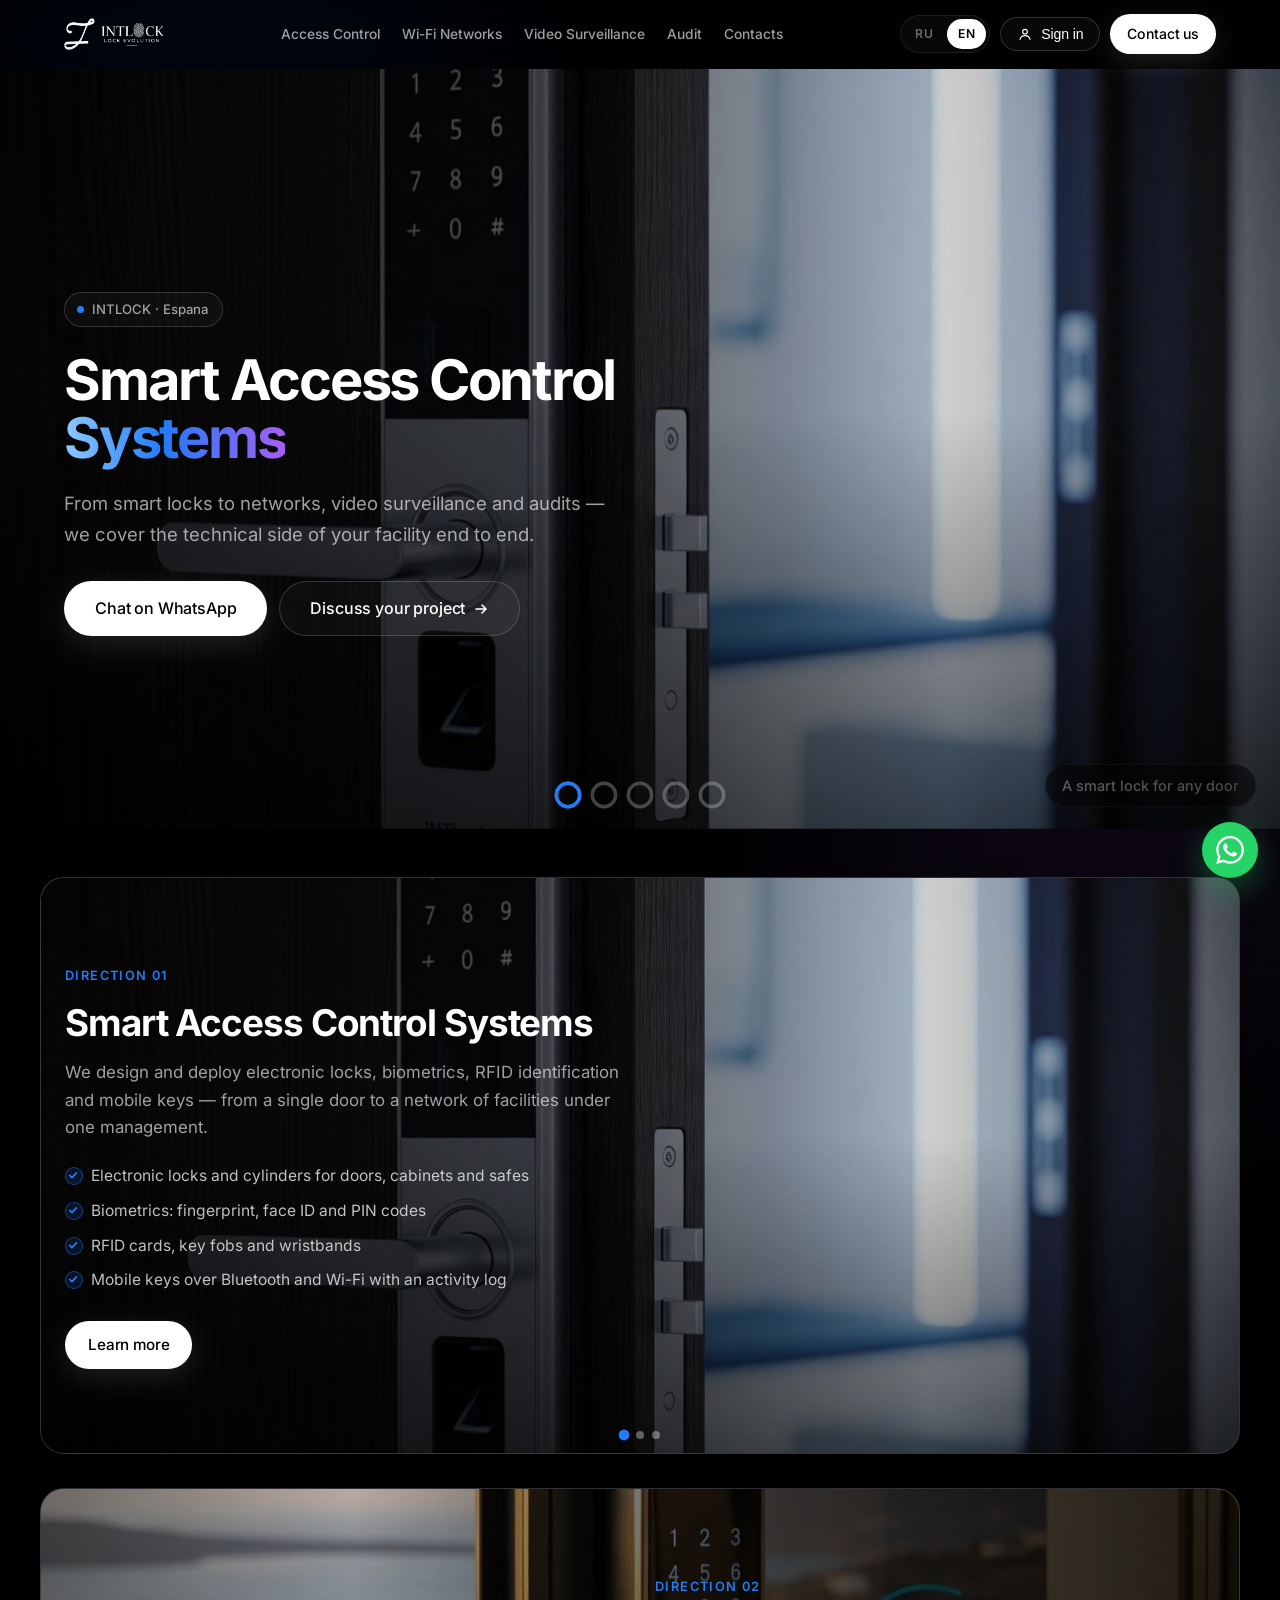
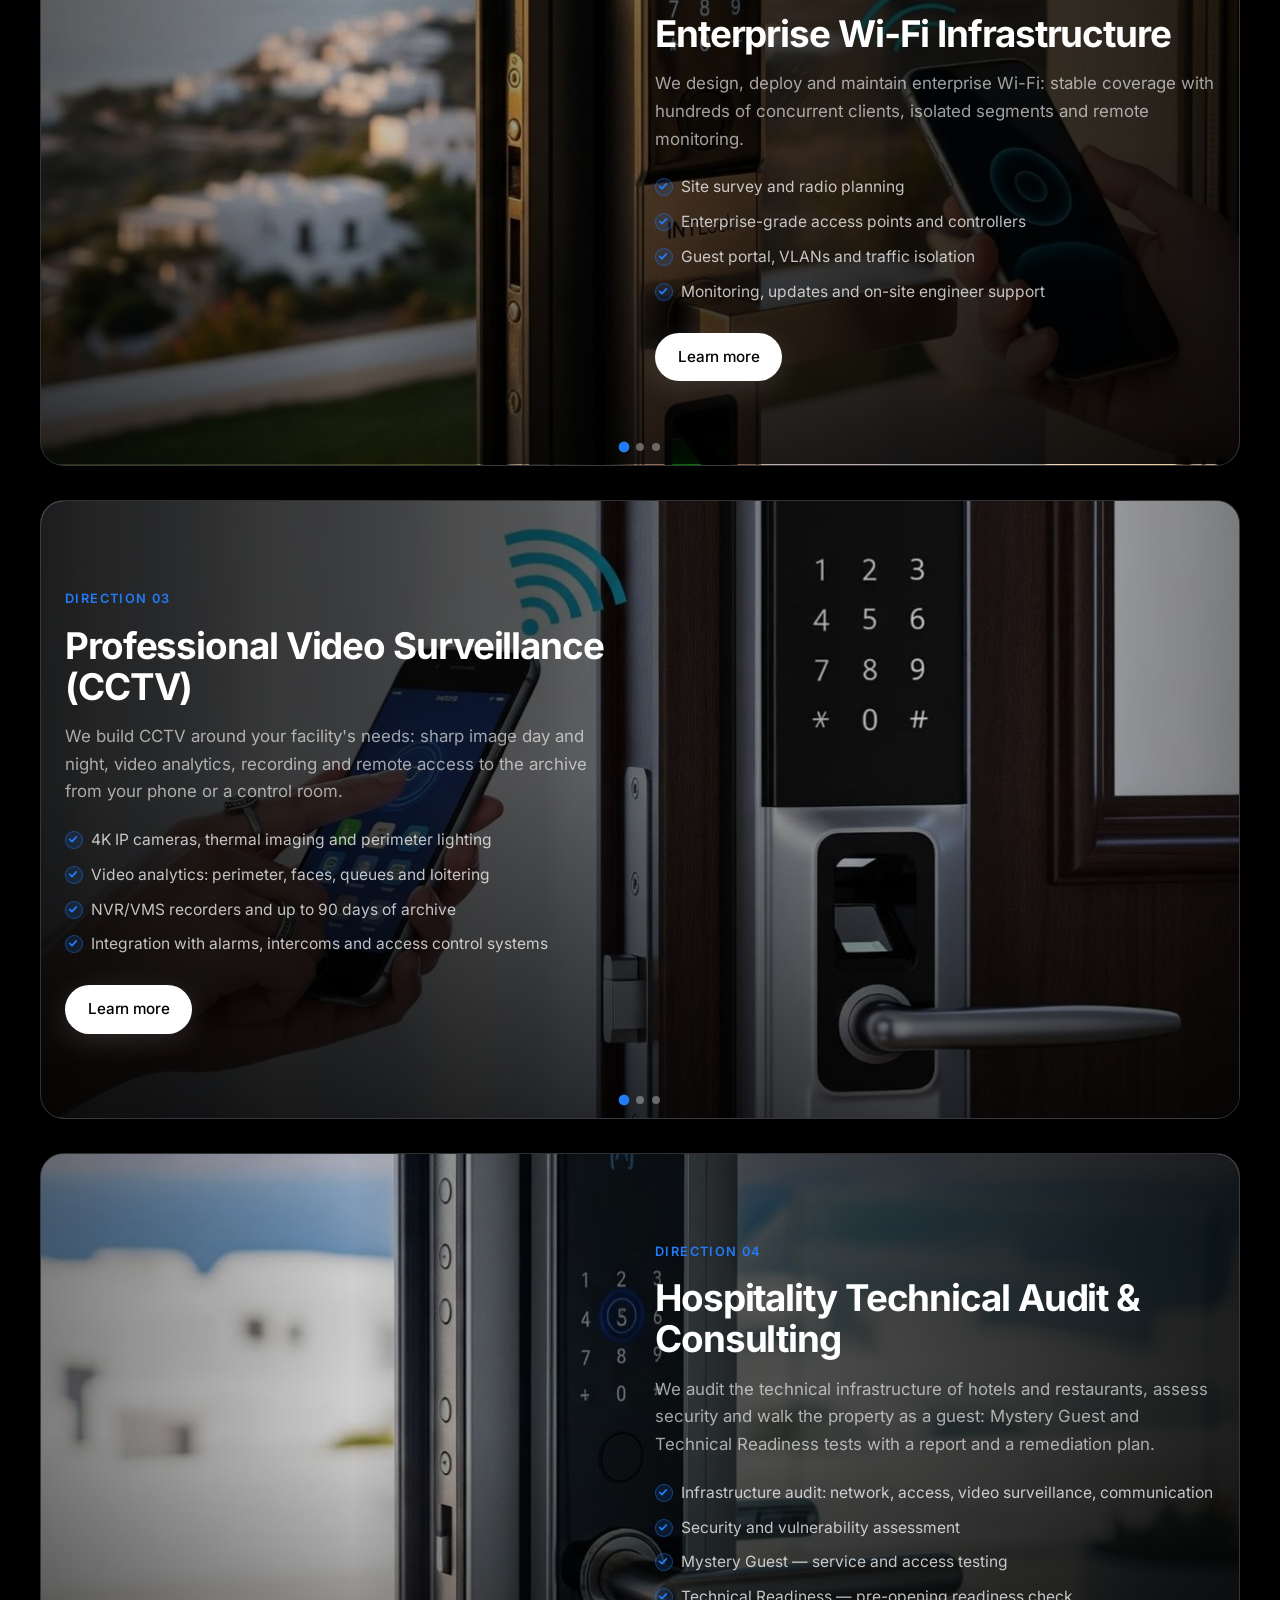
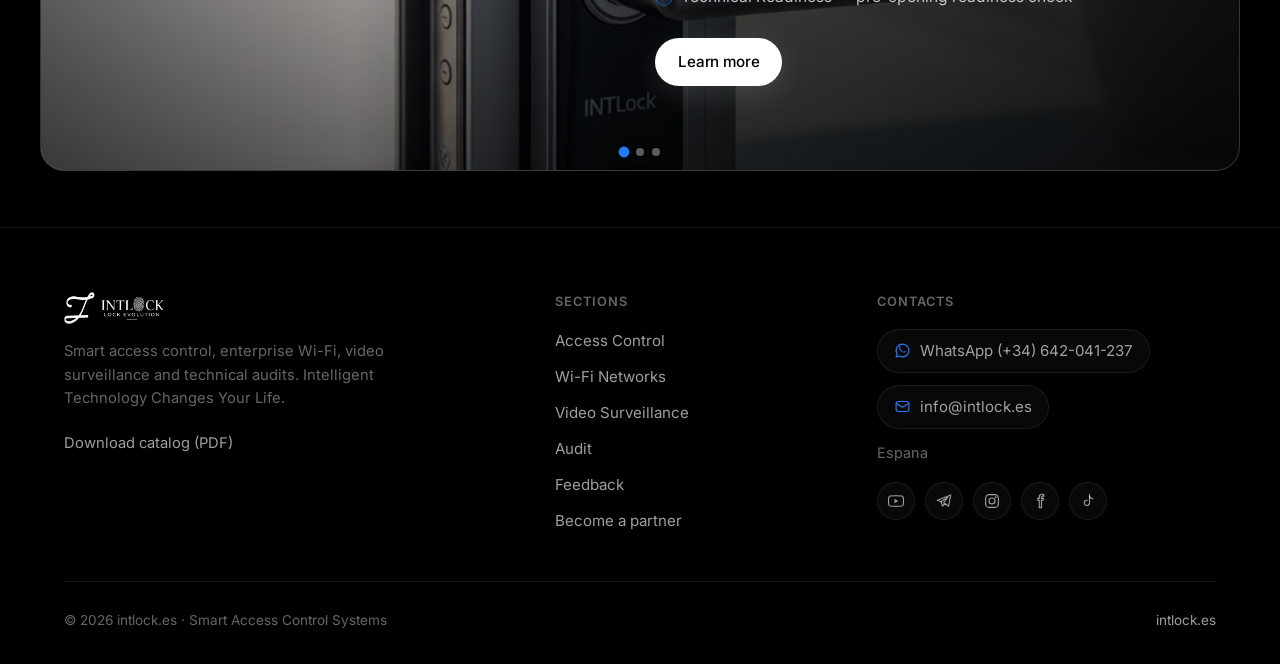
<file: index.html>
<!DOCTYPE html>
<html lang="ru">
<head>
  <!--
    ✏️ КАК ПРАВИТЬ САЙТ (краткая инструкция)

    1. ТЕКСТ — два варианта:
       - быстро, правя саму страницу: меняйте текст между тегами прямо здесь
       - сразу для двух языков: тексты лежат в файле i18n.js (блоки ru: и en:)
         В index.html у элементов стоит data-i18n="ключ" — найдите этот ключ в i18n.js

    2. ФОТО РАЗДЕЛОВ — лежат в assets/ (файлы dir-access-1.jpg и т. д., см. ниже).
       Пока фото нет, на их месте заглушка «Фото» — положите файлы и всё подменится само.

    3. КОНТАКТЫ (WhatsApp, почта, адрес, соцсети) — ищите wa.me, mailto: и ссылки внизу файла.

    4. ЦВЕТА — файл styles.css, блок :root в самом верху.
  -->
  <meta charset="UTF-8" />
  <meta name="viewport" content="width=device-width, initial-scale=1.0" />
  <title>Интеллектуальные системы контроля и управления доступом — INTLOCK</title>
  <meta name="description" content="INTLOCK: контроль и управление доступом, Wi-Fi сети высокой плотности, видеонаблюдение с видеоаналитикой и технический аудит для гостеприимства. Испания." />
  <meta name="theme-color" content="#000000" />
  <link rel="icon" type="image/png" href="assets/intlock-icon.png" />
  <link rel="apple-touch-icon" href="assets/intlock-icon.png" />
  <link rel="preload" as="image" href="assets/hero-1.jpg" />
  <link rel="stylesheet" href="styles.css" />
</head>
<body>
  <!-- Прогресс прокрутки -->
  <div class="progress" id="progress" aria-hidden="true"></div>

  <!-- Фоновые свечения -->
  <div class="bg-glow bg-glow-1" aria-hidden="true"></div>
  <div class="bg-glow bg-glow-2" aria-hidden="true"></div>

  <!-- ============================ Шапка ============================ -->
  <header class="header" id="top">
    <div class="container nav">
      <a href="index.html" class="logo" aria-label="INTLOCK — на главную">
        <img class="logo-img" src="assets/intlock-logo-white.png" alt="INTLOCK" width="141" height="45" />
      </a>

      <nav class="nav-links" id="navLinks" aria-label="Основная навигация">
        <a href="index.html#access" data-i18n="nav.access">Контроль доступа</a>
        <a href="index.html#wifi" data-i18n="nav.wifi">Wi-Fi сети</a>
        <a href="index.html#video" data-i18n="nav.video">Видеонаблюдение</a>
        <a href="index.html#audit" data-i18n="nav.audit">Аудит</a>
        <a href="index.html#contacts" data-i18n="nav.contacts">Контакты</a>
      </nav>

      <div class="nav-actions">
        <div class="lang" role="group" aria-label="Язык / Language">
          <button type="button" class="lang-btn is-active" data-lang="ru" aria-pressed="true">RU</button>
          <button type="button" class="lang-btn" data-lang="en" aria-pressed="false">EN</button>
        </div>
        <a class="btn btn-primary btn-sm" href="feedback.html" data-i18n="nav.cta">Написать нам</a>
        <button class="burger" id="burger" aria-label="Открыть меню" aria-expanded="false">
          <span></span><span></span><span></span>
        </button>
      </div>
    </div>
    <div class="mobile-menu" id="mobileMenu" aria-hidden="true">
      <a href="index.html#access" data-i18n="nav.access">Контроль доступа</a>
      <a href="index.html#wifi" data-i18n="nav.wifi">Wi-Fi сети</a>
      <a href="index.html#video" data-i18n="nav.video">Видеонаблюдение</a>
      <a href="index.html#audit" data-i18n="nav.audit">Аудит</a>
      <a href="index.html#contacts" data-i18n="nav.contacts">Контакты</a>
      <a href="feedback.html" data-i18n="nav.cta">Написать нам</a>
    </div>
  </header>

  <main>
    <!-- ============================ Hero: широкий слайдер фото + статичный заголовок ============================ -->
    <section class="hero">
      <!--
        ✏️ ФОТО ДЛЯ СЛАЙДЕРА В ШАПКЕ: assets/hero-1.jpg … hero-5.jpg.
        Заголовок, текст и кнопки стоят на фото и НЕ меняются — листаются только фотографии.
        Подписи к фото — ключи hero.s1…hero.s5 в i18n.js.
      -->
      <div class="hero-slider" data-slider data-slider-progress data-i18n-aria="slider.label" aria-label="Фотографии">
        <div class="dir-slides">
            <div class="dir-slide is-active">
              <img src="assets/hero-1.jpg" data-fallback="assets/dir-access.svg" fetchpriority="high" alt="Умный замок INTLOCK" data-i18n-alt="hero.s1" />
              <span class="hero-slide-cap" data-i18n="hero.s1">Умный замок — под любую дверь</span>
            </div>
            <div class="dir-slide">
              <img src="assets/hero-2.jpg" data-fallback="assets/dir-access.svg" alt="Способы доступа" data-i18n-alt="hero.s2" />
              <span class="hero-slide-cap" data-i18n="hero.s2">Код, карта, отпечаток, телефон</span>
            </div>
            <div class="dir-slide">
              <img src="assets/hero-3.jpg" data-fallback="assets/dir-access.svg" alt="Замки для дома и отеля" data-i18n-alt="hero.s3" />
              <span class="hero-slide-cap" data-i18n="hero.s3">Для дома, отеля и яхты</span>
            </div>
            <div class="dir-slide">
              <img src="assets/hero-4.jpg" data-fallback="assets/dir-access.svg" alt="Управление из приложения" data-i18n-alt="hero.s4" />
              <span class="hero-slide-cap" data-i18n="hero.s4">Управление из приложения</span>
            </div>
            <div class="dir-slide">
              <img src="assets/hero-5.jpg" data-fallback="assets/dir-access.svg" alt="Журнал доступа" data-i18n-alt="hero.s5" />
              <span class="hero-slide-cap" data-i18n="hero.s5">Журнал доступа всегда под рукой</span>
            </div>
        </div>

        <div class="hero-scrim" aria-hidden="true"></div>

        <div class="container hero-overlay">
          <div class="hero-text">
            <span class="badge">INTLOCK · Espana</span>
            <h1>
              <span data-i18n="hero.title1">Интеллектуальные системы контроля</span><br />
              <span class="gradient-text" data-i18n="hero.title2">и управления доступом</span>
            </h1>
            <p class="hero-desc" data-i18n="dir.sub">
              От умных замков до сетей, видеонаблюдения и аудита — закрываем технические задачи объекта целиком.
            </p>
            <div class="hero-actions">
              <a class="btn btn-primary btn-lg" href="https://wa.me/34642041237?text=Hello!%20I%20want%20to%20know%20about%20your%20services." target="_blank" rel="noopener" data-i18n="hero.cta1">Написать в WhatsApp</a>
              <a class="btn btn-ghost btn-lg" href="feedback.html">
                <span data-i18n="hero.cta2">Обсудить задачу</span>
                <svg width="16" height="16" viewBox="0 0 16 16" fill="none" aria-hidden="true">
                  <path d="M3 8h10M9 4l4 4-4 4" stroke="currentColor" stroke-width="1.6" stroke-linecap="round" stroke-linejoin="round"/>
                </svg>
              </a>
            </div>
          </div>
        </div>

        <button type="button" class="dir-arrow dir-prev" data-slider-prev data-i18n-aria="slider.prev" aria-label="Предыдущее фото">
          <svg width="18" height="18" viewBox="0 0 16 16" fill="none" aria-hidden="true"><path d="M10 3 5 8l5 5" stroke="currentColor" stroke-width="1.7" stroke-linecap="round" stroke-linejoin="round"/></svg>
        </button>
        <button type="button" class="dir-arrow dir-next" data-slider-next data-i18n-aria="slider.next" aria-label="Следующее фото">
          <svg width="18" height="18" viewBox="0 0 16 16" fill="none" aria-hidden="true"><path d="m6 3 5 5-5 5" stroke="currentColor" stroke-width="1.7" stroke-linecap="round" stroke-linejoin="round"/></svg>
        </button>
        <div class="dir-dots" data-slider-dots role="tablist"></div>
      </div>
    </section>
    <!-- ============================ 01. Контроль доступа ============================ -->
    <section class="section section-photo" id="access" data-i18n-aria="nav.access" aria-label="Контроль доступа">
      <div class="photo-banner dir-slider" data-slider data-i18n-aria="slider.label" aria-label="Фотографии раздела">
        <div class="dir-slides">
            <div class="dir-slide is-active">
              <img src="assets/dir-access-1.jpg" data-fallback="assets/dir-access.svg" alt="Умный замок и электронный контроль доступа" data-i18n-alt="dir.access.img" />
              <span class="dir-slide-ph" data-i18n="slider.photo">Фото</span>
            </div>
            <div class="dir-slide">
              <img src="assets/dir-access-2.jpg" data-fallback="assets/dir-access.svg" loading="lazy" alt="Умный замок и электронный контроль доступа" data-i18n-alt="dir.access.img" />
              <span class="dir-slide-ph" data-i18n="slider.photo">Фото</span>
            </div>
            <div class="dir-slide">
              <img src="assets/dir-access-3.jpg" data-fallback="assets/dir-access.svg" loading="lazy" alt="Умный замок и электронный контроль доступа" data-i18n-alt="dir.access.img" />
              <span class="dir-slide-ph" data-i18n="slider.photo">Фото</span>
            </div>
        </div>

        <div class="banner-scrim" aria-hidden="true"></div>

        <div class="container banner-overlay">
          <div class="dir-content">
            <span class="kicker" data-i18n="dir.num1">Направление 01</span>
            <h2 data-i18n="dir.access.t">Интеллектуальные системы контроля и управления доступом</h2>
            <p class="dir-lead" data-i18n="dir.access.d">Проектируем и внедряем электронные замки, биометрию, RFID-идентификацию и мобильные ключи: от одной двери до сети объектов с единым управлением.</p>
            <ul class="usecase-list">
            <li data-i18n="dir.access.b1">Электронные замки и цилиндры для дверей, шкафов и сейфов</li>
            <li data-i18n="dir.access.b2">Биометрия: отпечаток, лицо, код-пароль</li>
            <li data-i18n="dir.access.b3">RFID-карты, брелоки и браслеты</li>
            <li data-i18n="dir.access.b4">Мобильные ключи по Bluetooth и Wi-Fi + журнал событий</li>
            </ul>
            <div><a class="btn btn-primary" href="direction-access.html" data-i18n="dir.more">Подробнее</a></div>
          </div>
        </div>

        <button type="button" class="dir-arrow dir-prev" data-slider-prev data-i18n-aria="slider.prev" aria-label="Предыдущее фото">
          <svg width="18" height="18" viewBox="0 0 16 16" fill="none" aria-hidden="true"><path d="M10 3 5 8l5 5" stroke="currentColor" stroke-width="1.7" stroke-linecap="round" stroke-linejoin="round"/></svg>
        </button>
        <button type="button" class="dir-arrow dir-next" data-slider-next data-i18n-aria="slider.next" aria-label="Следующее фото">
          <svg width="18" height="18" viewBox="0 0 16 16" fill="none" aria-hidden="true"><path d="m6 3 5 5-5 5" stroke="currentColor" stroke-width="1.7" stroke-linecap="round" stroke-linejoin="round"/></svg>
        </button>
        <div class="dir-dots" data-slider-dots role="tablist"></div>
      </div>
    </section>
    <!-- ============================ 02. Wi-Fi сети ============================ -->
    <section class="section section-photo" id="wifi" data-i18n-aria="nav.wifi" aria-label="Wi-Fi сети">
      <div class="photo-banner dir-slider dir-reverse" data-slider data-i18n-aria="slider.label" aria-label="Фотографии раздела">
        <div class="dir-slides">
            <div class="dir-slide is-active">
              <img src="assets/dir-wifi-1.jpg" data-fallback="assets/dir-wifi.svg" alt="Корпоративная Wi-Fi сеть" data-i18n-alt="dir.wifi.img" />
              <span class="dir-slide-ph" data-i18n="slider.photo">Фото</span>
            </div>
            <div class="dir-slide">
              <img src="assets/dir-wifi-2.jpg" data-fallback="assets/dir-wifi.svg" loading="lazy" alt="Корпоративная Wi-Fi сеть" data-i18n-alt="dir.wifi.img" />
              <span class="dir-slide-ph" data-i18n="slider.photo">Фото</span>
            </div>
            <div class="dir-slide">
              <img src="assets/dir-wifi-3.jpg" data-fallback="assets/dir-wifi.svg" loading="lazy" alt="Корпоративная Wi-Fi сеть" data-i18n-alt="dir.wifi.img" />
              <span class="dir-slide-ph" data-i18n="slider.photo">Фото</span>
            </div>
        </div>

        <div class="banner-scrim" aria-hidden="true"></div>

        <div class="container banner-overlay">
          <div class="dir-content">
            <span class="kicker" data-i18n="dir.num2">Направление 02</span>
            <h2 data-i18n="dir.wifi.t">Профессиональные Wi-Fi сети высокой плотности</h2>
            <p class="dir-lead" data-i18n="dir.wifi.d">Проектируем, разворачиваем и обслуживаем корпоративные Wi-Fi сети: стабильный сигнал при сотнях одновременных клиентов, изолированные сегменты и удалённый мониторинг.</p>
            <ul class="usecase-list">
            <li data-i18n="dir.wifi.b1">Обследование объекта и радиопланирование</li>
            <li data-i18n="dir.wifi.b2">Точки доступа Enterprise-класса и контроллеры</li>
            <li data-i18n="dir.wifi.b3">Гостевой портал, VLAN и изоляция трафика</li>
            <li data-i18n="dir.wifi.b4">Мониторинг, обновления и выезд инженера</li>
            </ul>
            <div><a class="btn btn-primary" href="direction-wifi.html" data-i18n="dir.more">Подробнее</a></div>
          </div>
        </div>

        <button type="button" class="dir-arrow dir-prev" data-slider-prev data-i18n-aria="slider.prev" aria-label="Предыдущее фото">
          <svg width="18" height="18" viewBox="0 0 16 16" fill="none" aria-hidden="true"><path d="M10 3 5 8l5 5" stroke="currentColor" stroke-width="1.7" stroke-linecap="round" stroke-linejoin="round"/></svg>
        </button>
        <button type="button" class="dir-arrow dir-next" data-slider-next data-i18n-aria="slider.next" aria-label="Следующее фото">
          <svg width="18" height="18" viewBox="0 0 16 16" fill="none" aria-hidden="true"><path d="m6 3 5 5-5 5" stroke="currentColor" stroke-width="1.7" stroke-linecap="round" stroke-linejoin="round"/></svg>
        </button>
        <div class="dir-dots" data-slider-dots role="tablist"></div>
      </div>
    </section>
    <!-- ============================ 03. Видеонаблюдение ============================ -->
    <section class="section section-photo" id="video" data-i18n-aria="nav.video" aria-label="Видеонаблюдение">
      <div class="photo-banner dir-slider" data-slider data-i18n-aria="slider.label" aria-label="Фотографии раздела">
        <div class="dir-slides">
            <div class="dir-slide is-active">
              <img src="assets/dir-video-1.jpg" data-fallback="assets/dir-video.svg" alt="Камера видеонаблюдения" data-i18n-alt="dir.video.img" />
              <span class="dir-slide-ph" data-i18n="slider.photo">Фото</span>
            </div>
            <div class="dir-slide">
              <img src="assets/dir-video-2.jpg" data-fallback="assets/dir-video.svg" loading="lazy" alt="Камера видеонаблюдения" data-i18n-alt="dir.video.img" />
              <span class="dir-slide-ph" data-i18n="slider.photo">Фото</span>
            </div>
            <div class="dir-slide">
              <img src="assets/dir-video-3.jpg" data-fallback="assets/dir-video.svg" loading="lazy" alt="Камера видеонаблюдения" data-i18n-alt="dir.video.img" />
              <span class="dir-slide-ph" data-i18n="slider.photo">Фото</span>
            </div>
        </div>

        <div class="banner-scrim" aria-hidden="true"></div>

        <div class="container banner-overlay">
          <div class="dir-content">
            <span class="kicker" data-i18n="dir.num3">Направление 03</span>
            <h2 data-i18n="dir.video.t">Профессиональные системы видеонаблюдения (CCTV)</h2>
            <p class="dir-lead" data-i18n="dir.video.d">Строим системы видеонаблюдения под задачи объекта: чёткое изображение день и ночь, видеоаналитика, запись и удалённый доступ к архиву с телефона или из диспетчерской.</p>
            <ul class="usecase-list">
            <li data-i18n="dir.video.b1">IP-камеры 4K, тепловизоры и подсветка периметра</li>
            <li data-i18n="dir.video.b2">Видеоаналитика: периметр, лица, потоки, присутствие</li>
            <li data-i18n="dir.video.b3">Регистраторы NVR/VMS и архив до 90 дней</li>
            <li data-i18n="dir.video.b4">Интеграция с сигнализацией, домофонией и системами доступа</li>
            </ul>
            <div><a class="btn btn-primary" href="direction-video.html" data-i18n="dir.more">Подробнее</a></div>
          </div>
        </div>

        <button type="button" class="dir-arrow dir-prev" data-slider-prev data-i18n-aria="slider.prev" aria-label="Предыдущее фото">
          <svg width="18" height="18" viewBox="0 0 16 16" fill="none" aria-hidden="true"><path d="M10 3 5 8l5 5" stroke="currentColor" stroke-width="1.7" stroke-linecap="round" stroke-linejoin="round"/></svg>
        </button>
        <button type="button" class="dir-arrow dir-next" data-slider-next data-i18n-aria="slider.next" aria-label="Следующее фото">
          <svg width="18" height="18" viewBox="0 0 16 16" fill="none" aria-hidden="true"><path d="m6 3 5 5-5 5" stroke="currentColor" stroke-width="1.7" stroke-linecap="round" stroke-linejoin="round"/></svg>
        </button>
        <div class="dir-dots" data-slider-dots role="tablist"></div>
      </div>
    </section>
    <!-- ============================ 04. Аудит ============================ -->
    <section class="section section-photo" id="audit" data-i18n-aria="nav.audit" aria-label="Аудит">
      <div class="photo-banner dir-slider dir-reverse" data-slider data-i18n-aria="slider.label" aria-label="Фотографии раздела">
        <div class="dir-slides">
            <div class="dir-slide is-active">
              <img src="assets/dir-audit-1.jpg" data-fallback="assets/dir-audit.svg" alt="Технический аудит отеля" data-i18n-alt="dir.audit.img" />
              <span class="dir-slide-ph" data-i18n="slider.photo">Фото</span>
            </div>
            <div class="dir-slide">
              <img src="assets/dir-audit-2.jpg" data-fallback="assets/dir-audit.svg" loading="lazy" alt="Технический аудит отеля" data-i18n-alt="dir.audit.img" />
              <span class="dir-slide-ph" data-i18n="slider.photo">Фото</span>
            </div>
            <div class="dir-slide">
              <img src="assets/dir-audit-3.jpg" data-fallback="assets/dir-audit.svg" loading="lazy" alt="Технический аудит отеля" data-i18n-alt="dir.audit.img" />
              <span class="dir-slide-ph" data-i18n="slider.photo">Фото</span>
            </div>
        </div>

        <div class="banner-scrim" aria-hidden="true"></div>

        <div class="container banner-overlay">
          <div class="dir-content">
            <span class="kicker" data-i18n="dir.num4">Направление 04</span>
            <h2 data-i18n="dir.audit.t">Технический аудит и консалтинг для гостеприимства</h2>
            <p class="dir-lead" data-i18n="dir.audit.d">Проверяем техническую инфраструктуру отелей и ресторанов, оцениваем защищённость и проходим объект как гость: Mystery Guest и Technical Readiness тесты с отчётом и планом исправлений.</p>
            <ul class="usecase-list">
            <li data-i18n="dir.audit.b1">Аудит инфраструктуры: сеть, доступ, видеонаблюдение, связь</li>
            <li data-i18n="dir.audit.b2">Оценка защищённости и уязвимостей</li>
            <li data-i18n="dir.audit.b3">Mystery Guest — тестирование сервиса и доступов</li>
            <li data-i18n="dir.audit.b4">Technical Readiness — готовность объекта к открытию</li>
            </ul>
            <div><a class="btn btn-primary" href="direction-audit.html" data-i18n="dir.more">Подробнее</a></div>
          </div>
        </div>

        <button type="button" class="dir-arrow dir-prev" data-slider-prev data-i18n-aria="slider.prev" aria-label="Предыдущее фото">
          <svg width="18" height="18" viewBox="0 0 16 16" fill="none" aria-hidden="true"><path d="M10 3 5 8l5 5" stroke="currentColor" stroke-width="1.7" stroke-linecap="round" stroke-linejoin="round"/></svg>
        </button>
        <button type="button" class="dir-arrow dir-next" data-slider-next data-i18n-aria="slider.next" aria-label="Следующее фото">
          <svg width="18" height="18" viewBox="0 0 16 16" fill="none" aria-hidden="true"><path d="m6 3 5 5-5 5" stroke="currentColor" stroke-width="1.7" stroke-linecap="round" stroke-linejoin="round"/></svg>
        </button>
        <div class="dir-dots" data-slider-dots role="tablist"></div>
      </div>
    </section>

  </main>

  <!-- ============================ Подвал ============================ -->
  <footer class="footer">
    <div class="container">
      <div class="footer-grid">
        <div class="footer-brand">
          <a href="index.html" class="logo">
            <img class="logo-img" src="assets/intlock-logo-white.png" alt="INTLOCK" width="141" height="45" />
          </a>
          <p data-i18n="footer.brand">Интеллектуальные системы контроля доступа, Wi-Fi сети, видеонаблюдение и технический аудит. Intelligent Technology Changes Your Life.</p>
          <a class="footer-link" href="https://intlock.es/files/INTLock_Smart_Lock_Catalog_2025-1.pdf" target="_blank" rel="noopener" data-i18n="products.pdf">Скачать каталог (PDF)</a>
        </div>

        <nav class="footer-col" aria-label="Разделы">
          <h4 data-i18n="footer.sections">Разделы</h4>
          <a href="index.html#access" data-i18n="nav.access">Контроль доступа</a>
          <a href="index.html#wifi" data-i18n="nav.wifi">Wi-Fi сети</a>
          <a href="index.html#video" data-i18n="nav.video">Видеонаблюдение</a>
          <a href="index.html#audit" data-i18n="nav.audit">Аудит</a>
          <a href="feedback.html" data-i18n="nav.feedback">Обратная связь</a>
          <a href="https://intlock.es/become-a-partner-2/" target="_blank" rel="noopener" data-i18n="cta.partner">Стать партнёром</a>
        </nav>

        <div class="footer-col" id="contacts">
          <h4 data-i18n="footer.contacts">Контакты</h4>
          <a class="contact-link" href="https://wa.me/34642041237?text=Hello!%20I%20want%20to%20know%20about%20your%20services." target="_blank" rel="noopener">
            <svg width="17" height="17" viewBox="0 0 24 24" fill="none" aria-hidden="true">
              <path d="M12 3a9 9 0 0 0-7.8 13.5L3 21l4.7-1.2A9 9 0 1 0 12 3Z" stroke="currentColor" stroke-width="1.6" stroke-linejoin="round"/>
              <path d="M8.8 8.6c.3 2.6 2.7 5 5.3 5.4l1-1.3 1.7.8c-.5 1.3-1.9 1.8-3.4 1.4-2.9-.7-5.4-3.2-6.1-6.1-.4-1.5.1-2.9 1.4-3.4l.8 1.7-1.4 1.1Z" fill="currentColor"/>
            </svg>
            WhatsApp (+34) 642-041-237
          </a>
          <a class="contact-link" href="mailto:info@intlock.es">
            <svg width="17" height="17" viewBox="0 0 24 24" fill="none" aria-hidden="true">
              <rect x="3" y="5" width="18" height="14" rx="3" stroke="currentColor" stroke-width="1.6"/>
              <path d="m4 8 8 5 8-5" stroke="currentColor" stroke-width="1.6" stroke-linecap="round" stroke-linejoin="round"/>
            </svg>
            info@intlock.es
          </a>
          <p class="footer-address" data-i18n="footer.city">Espana</p>

          <div class="socials">
            <a href="https://www.youtube.com/@INTLock" target="_blank" rel="noopener" aria-label="YouTube">
              <svg width="18" height="18" viewBox="0 0 24 24" fill="none" aria-hidden="true"><path d="M21.6 7.2a2.6 2.6 0 0 0-1.8-1.8C18.2 5 12 5 12 5s-6.2 0-7.8.4A2.6 2.6 0 0 0 2.4 7.2 27 27 0 0 0 2 12a27 27 0 0 0 .4 4.8 2.6 2.6 0 0 0 1.8 1.8C5.8 19 12 19 12 19s6.2 0 7.8-.4a2.6 2.6 0 0 0 1.8-1.8A27 27 0 0 0 22 12a27 27 0 0 0-.4-4.8Z" stroke="currentColor" stroke-width="1.5"/><path d="m10 15 5-3-5-3v6Z" fill="currentColor"/></svg>
            </a>
            <a href="https://t.me/INTLOCKS" target="_blank" rel="noopener" aria-label="Telegram">
              <svg width="18" height="18" viewBox="0 0 24 24" fill="none" aria-hidden="true"><path d="M21 4 3 11l5 2 2 6 3-4 5 4 3-15Z" stroke="currentColor" stroke-width="1.5" stroke-linejoin="round"/><path d="m8 13 9-6-6 8" stroke="currentColor" stroke-width="1.5" stroke-linejoin="round"/></svg>
            </a>
            <a href="https://www.instagram.com/intlock.es/" target="_blank" rel="noopener" aria-label="Instagram">
              <svg width="18" height="18" viewBox="0 0 24 24" fill="none" aria-hidden="true"><rect x="3.5" y="3.5" width="17" height="17" rx="5" stroke="currentColor" stroke-width="1.5"/><circle cx="12" cy="12" r="4" stroke="currentColor" stroke-width="1.5"/><circle cx="17" cy="7" r="1.2" fill="currentColor"/></svg>
            </a>
            <a href="https://www.facebook.com/profile.php?id=61556325635294" target="_blank" rel="noopener" aria-label="Facebook">
              <svg width="18" height="18" viewBox="0 0 24 24" fill="none" aria-hidden="true"><path d="M14 8.5V7c0-1 .5-1.5 1.6-1.5H17V3h-2.3C12 3 11 4.5 11 6.7v1.8H9V11h2v10h3V11h2.2l.4-2.5H14Z" stroke="currentColor" stroke-width="1.5" stroke-linejoin="round"/></svg>
            </a>
            <a href="https://www.tiktok.com/@intlock.es" target="_blank" rel="noopener" aria-label="TikTok">
              <svg width="18" height="18" viewBox="0 0 24 24" fill="none" aria-hidden="true"><path d="M14 3v11.5a3.5 3.5 0 1 1-3-3.46" stroke="currentColor" stroke-width="1.5" stroke-linecap="round"/><path d="M14 6c.8 1.8 2.4 2.8 4.5 3" stroke="currentColor" stroke-width="1.5" stroke-linecap="round"/></svg>
            </a>
          </div>
        </div>
      </div>

      <div class="footer-bottom">
        <span>© <span id="year">2026</span> intlock.es · <span data-i18n="footer.rights">Интеллектуальные системы контроля и управления доступом</span></span>
        <a class="footer-bottom-link" href="https://intlock.es/" target="_blank" rel="noopener">intlock.es</a>
      </div>
    </div>
  </footer>

  <!-- Кнопка WhatsApp -->
  <a class="wa-float" href="https://wa.me/34642041237?text=Hello!%20I%20want%20to%20know%20about%20your%20services." target="_blank" rel="noopener" aria-label="Chat on WhatsApp">
    <svg width="28" height="28" viewBox="0 0 24 24" fill="currentColor" aria-hidden="true">
      <path d="M17.472 14.382c-.297-.149-1.758-.867-2.03-.967-.273-.099-.471-.148-.67.15-.197.297-.767.966-.94 1.164-.173.199-.347.223-.644.075-.297-.15-1.255-.463-2.39-1.475-.883-.788-1.48-1.761-1.653-2.059-.173-.297-.018-.458.13-.606.134-.133.298-.347.446-.52.149-.174.198-.298.298-.497.099-.198.05-.371-.025-.52-.075-.149-.669-1.612-.916-2.207-.242-.579-.487-.5-.669-.51-.173-.008-.371-.01-.57-.01-.198 0-.52.074-.792.372-.272.297-1.04 1.016-1.04 2.479 0 1.462 1.065 2.875 1.213 3.074.149.198 2.096 3.2 5.077 4.487.709.306 1.262.489 1.694.625.712.227 1.36.195 1.871.118.571-.085 1.758-.719 2.006-1.413.248-.694.248-1.289.173-1.413-.074-.124-.272-.198-.57-.347m-5.421 7.403h-.004a9.87 9.87 0 0 1-5.031-1.378l-.361-.214-3.741.982.998-3.648-.235-.374a9.86 9.86 0 0 1-1.51-5.26c.001-5.45 4.436-9.884 9.888-9.884 2.64 0 5.122 1.03 6.988 2.898a9.825 9.825 0 0 1 2.893 6.994c-.003 5.45-4.437 9.884-9.885 9.884m8.413-18.297A11.815 11.815 0 0 0 12.05 0C5.495 0 .16 5.335.157 11.892c0 2.096.547 4.142 1.588 5.945L.057 24l6.305-1.654a11.882 11.882 0 0 0 5.683 1.448h.005c6.554 0 11.89-5.335 11.893-11.893a11.821 11.821 0 0 0-3.48-8.413Z"/>
    </svg>
  </a>

  <script src="i18n.js"></script>
  <script src="auth.js"></script>
  <script src="script.js"></script>
</body>
</html>
</file>
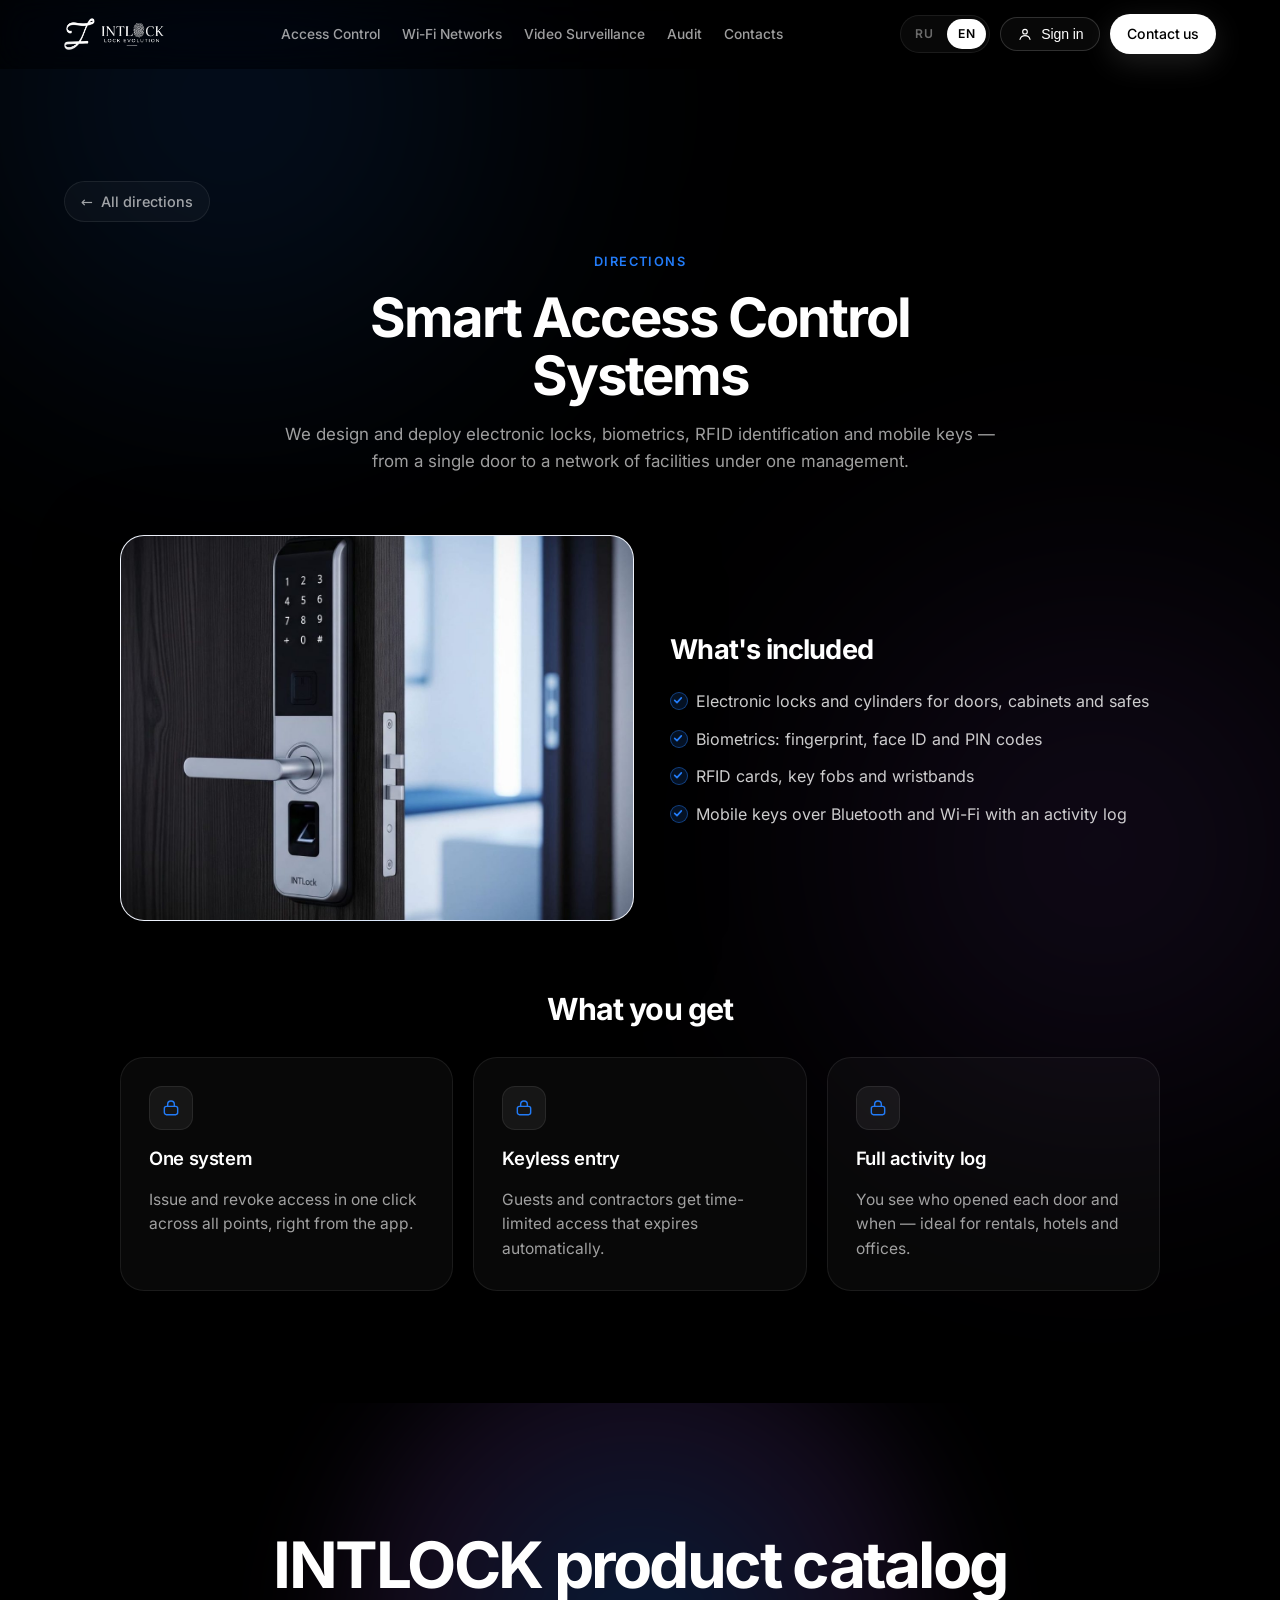
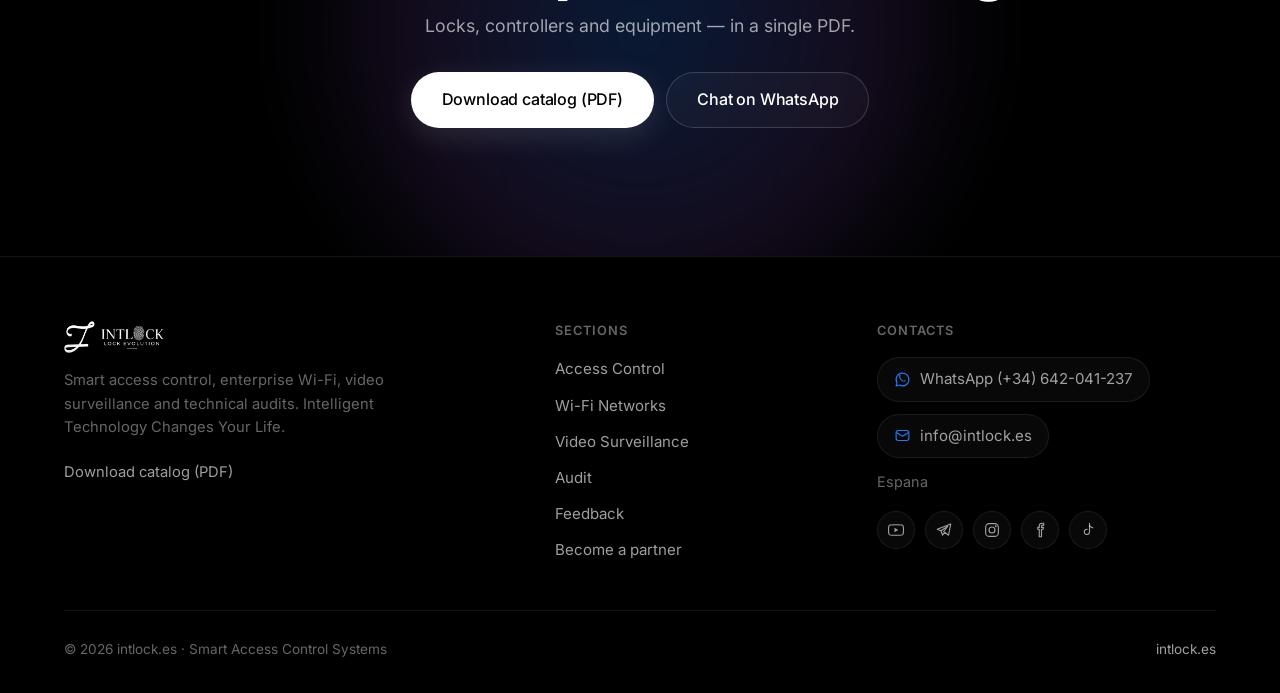
<file: direction-access.html>
<!DOCTYPE html>
<html lang="ru">
<head>
  <meta charset="UTF-8" />
  <meta name="viewport" content="width=device-width, initial-scale=1.0" />
  <title>Интеллектуальные системы контроля доступа — INTLOCK</title>
  <meta name="description" content="Электронные замки, биометрия, RFID и мобильные ключи: проектирование и внедрение систем контроля и управления доступом. INTLOCK, Испания." />
  <meta name="theme-color" content="#000000" />
  <link rel="icon" type="image/png" href="assets/intlock-icon.png" />
  <link rel="apple-touch-icon" href="assets/intlock-icon.png" />
  <link rel="stylesheet" href="styles.css" />
</head>
<body data-title-i18n="dir.access.pageTitle">
  <!-- Прогресс прокрутки -->
  <div class="progress" id="progress" aria-hidden="true"></div>

  <!-- Фоновые свечения -->
  <div class="bg-glow bg-glow-1" aria-hidden="true"></div>
  <div class="bg-glow bg-glow-2" aria-hidden="true"></div>

  <!-- ============================ Шапка ============================ -->
  <header class="header" id="top">
    <div class="container nav">
      <a href="index.html" class="logo" aria-label="INTLOCK — на главную">
        <img class="logo-img" src="assets/intlock-logo-white.png" alt="INTLOCK" width="141" height="45" />
      </a>

      <nav class="nav-links" id="navLinks" aria-label="Основная навигация">
        <a href="index.html#access" data-i18n="nav.access">Контроль доступа</a>
        <a href="index.html#wifi" data-i18n="nav.wifi">Wi-Fi сети</a>
        <a href="index.html#video" data-i18n="nav.video">Видеонаблюдение</a>
        <a href="index.html#audit" data-i18n="nav.audit">Аудит</a>
        <a href="index.html#contacts" data-i18n="nav.contacts">Контакты</a>
      </nav>

      <div class="nav-actions">
        <div class="lang" role="group" aria-label="Язык / Language">
          <button type="button" class="lang-btn is-active" data-lang="ru" aria-pressed="true">RU</button>
          <button type="button" class="lang-btn" data-lang="en" aria-pressed="false">EN</button>
        </div>
        <a class="btn btn-primary btn-sm" href="feedback.html" data-i18n="nav.cta">Написать нам</a>
        <button class="burger" id="burger" aria-label="Открыть меню" aria-expanded="false">
          <span></span><span></span><span></span>
        </button>
      </div>
    </div>
    <div class="mobile-menu" id="mobileMenu" aria-hidden="true">
      <a href="index.html#access" data-i18n="nav.access">Контроль доступа</a>
      <a href="index.html#wifi" data-i18n="nav.wifi">Wi-Fi сети</a>
      <a href="index.html#video" data-i18n="nav.video">Видеонаблюдение</a>
      <a href="index.html#audit" data-i18n="nav.audit">Аудит</a>
      <a href="index.html#contacts" data-i18n="nav.contacts">Контакты</a>
      <a href="feedback.html" data-i18n="nav.cta">Написать нам</a>
    </div>
  </header>

  <main>
    <!-- ============================ Направление ============================ -->
    <section class="section" id="direction">
      <div class="container">
        <div class="dir-top">
          <a class="crumbs" href="index.html">&larr; <span data-i18n="dir.back">Все направления</span></a>
        </div>

        <div class="section-head">
          <span class="kicker" data-i18n="dir.kicker">Направления</span>
          <h2 data-i18n="dir.access.t">Интеллектуальные системы контроля и управления доступом</h2>
          <p data-i18n="dir.access.d">Проектируем и внедряем электронные замки, биометрию, RFID-идентификацию и мобильные ключи: от одной двери до сети объектов с единым управлением.</p>
        </div>

        <div class="dir-detail">
          <div class="dir-figure">
            <img src="assets/dir-access.jpg" data-fallback="assets/dir-access.svg" loading="lazy"
                 alt="Интеллектуальные системы контроля и управления доступом" data-i18n-alt="dir.access.img" />
          </div>
          <div class="dir-includes">
            <h3 data-i18n="dir.includes">Что входит</h3>
            <ul class="usecase-list">
              <li data-i18n="dir.access.b1">Электронные замки и цилиндры для дверей, шкафов и сейфов</li>
              <li data-i18n="dir.access.b2">Биометрия: отпечаток, лицо, код-пароль</li>
              <li data-i18n="dir.access.b3">RFID-карты, брелоки и браслеты</li>
              <li data-i18n="dir.access.b4">Мобильные ключи по Bluetooth и Wi-Fi + журнал событий</li>
            </ul>
          </div>
        </div>

        <h3 class="dir-benefits-title" data-i18n="dir.benefits">Что вы получите</h3>
        <div class="dir-benefits">
          <article class="bento-card spotlight">
            <div class="card-icon" aria-hidden="true">
              <svg width="20" height="20" viewBox="0 0 24 24" fill="none" stroke="currentColor" stroke-width="1.7" stroke-linecap="round" stroke-linejoin="round"><rect x="4" y="10" width="16" height="10" rx="2.5"/><path d="M8 10V7.5a4 4 0 0 1 8 0V10"/></svg>
            </div>
            <h3 data-i18n="dir.access.c1.t">Единый контур</h3>
            <p data-i18n="dir.access.c1.d">Выдача и отзыв доступа в один клик по всем точкам — прямо из приложения.</p>
          </article>
          <article class="bento-card spotlight">
            <div class="card-icon" aria-hidden="true">
              <svg width="20" height="20" viewBox="0 0 24 24" fill="none" stroke="currentColor" stroke-width="1.7" stroke-linecap="round" stroke-linejoin="round"><rect x="4" y="10" width="16" height="10" rx="2.5"/><path d="M8 10V7.5a4 4 0 0 1 8 0V10"/></svg>
            </div>
            <h3 data-i18n="dir.access.c2.t">Вход без ключей</h3>
            <p data-i18n="dir.access.c2.d">Гостям и подрядчикам доступ выдаётся на время и заканчивается автоматически.</p>
          </article>
          <article class="bento-card spotlight">
            <div class="card-icon" aria-hidden="true">
              <svg width="20" height="20" viewBox="0 0 24 24" fill="none" stroke="currentColor" stroke-width="1.7" stroke-linecap="round" stroke-linejoin="round"><rect x="4" y="10" width="16" height="10" rx="2.5"/><path d="M8 10V7.5a4 4 0 0 1 8 0V10"/></svg>
            </div>
            <h3 data-i18n="dir.access.c3.t">Полный журнал</h3>
            <p data-i18n="dir.access.c3.d">Видно, кто и когда открывал дверь — удобно для аренды, отелей и офисов.</p>
          </article>
        </div>
      </div>
    </section>

    <!-- ============================ CTA ============================ -->
    <!-- ============================ Каталог PDF ============================ -->
    <section class="cta" id="cta">
      <div class="container cta-inner">
        <h2 data-i18n="dir.pdfTitle">Каталог продукции INTLOCK</h2>
        <p data-i18n="dir.pdfSub">Замки, контроллеры и оборудование — в одном файле PDF.</p>
        <div class="hero-actions">
          <a class="btn btn-primary btn-lg" href="https://intlock.es/files/INTLock_Smart_Lock_Catalog_2025-1.pdf" target="_blank" rel="noopener" data-i18n="products.pdf">Скачать каталог (PDF)</a>
          <a class="btn btn-ghost btn-lg" href="https://wa.me/34642041237?text=Hello!%20I%20want%20to%20know%20about%20your%20services." target="_blank" rel="noopener" data-i18n="hero.cta1">Написать в WhatsApp</a>
        </div>
      </div>
    </section>
  </main>

  <!-- ============================ Подвал ============================ -->
  <footer class="footer">
    <div class="container">
      <div class="footer-grid">
        <div class="footer-brand">
          <a href="index.html" class="logo">
            <img class="logo-img" src="assets/intlock-logo-white.png" alt="INTLOCK" width="141" height="45" />
          </a>
          <p data-i18n="footer.brand">Интеллектуальные системы контроля доступа, Wi-Fi сети, видеонаблюдение и технический аудит. Intelligent Technology Changes Your Life.</p>
          <a class="footer-link" href="https://intlock.es/files/INTLock_Smart_Lock_Catalog_2025-1.pdf" target="_blank" rel="noopener" data-i18n="products.pdf">Скачать каталог (PDF)</a>
        </div>

        <nav class="footer-col" aria-label="Разделы страницы">
          <h4 data-i18n="footer.sections">Разделы</h4>
          <a href="index.html#access" data-i18n="nav.access">Контроль доступа</a>
          <a href="index.html#wifi" data-i18n="nav.wifi">Wi-Fi сети</a>
          <a href="index.html#video" data-i18n="nav.video">Видеонаблюдение</a>
          <a href="index.html#audit" data-i18n="nav.audit">Аудит</a>
          <a href="feedback.html" data-i18n="nav.feedback">Обратная связь</a>
          <a href="https://intlock.es/become-a-partner-2/" target="_blank" rel="noopener" data-i18n="cta.partner">Стать партнёром</a>
        </nav>

        <div class="footer-col" id="contacts">
          <h4 data-i18n="footer.contacts">Контакты</h4>
          <a class="contact-link" href="https://wa.me/34642041237?text=Hello!%20I%20want%20to%20know%20about%20your%20services." target="_blank" rel="noopener">
            <svg width="17" height="17" viewBox="0 0 24 24" fill="none" aria-hidden="true">
              <path d="M12 3a9 9 0 0 0-7.8 13.5L3 21l4.7-1.2A9 9 0 1 0 12 3Z" stroke="currentColor" stroke-width="1.6" stroke-linejoin="round"/>
              <path d="M8.8 8.6c.3 2.6 2.7 5 5.3 5.4l1-1.3 1.7.8c-.5 1.3-1.9 1.8-3.4 1.4-2.9-.7-5.4-3.2-6.1-6.1-.4-1.5.1-2.9 1.4-3.4l.8 1.7-1.4 1.1Z" fill="currentColor"/>
            </svg>
            WhatsApp (+34) 642-041-237
          </a>
          <a class="contact-link" href="mailto:info@intlock.es">
            <svg width="17" height="17" viewBox="0 0 24 24" fill="none" aria-hidden="true">
              <rect x="3" y="5" width="18" height="14" rx="3" stroke="currentColor" stroke-width="1.6"/>
              <path d="m4 8 8 5 8-5" stroke="currentColor" stroke-width="1.6" stroke-linecap="round" stroke-linejoin="round"/>
            </svg>
            info@intlock.es
          </a>
          <p class="footer-address" data-i18n="footer.city">Espana</p>

          <div class="socials">
            <a href="https://www.youtube.com/@INTLock" target="_blank" rel="noopener" aria-label="YouTube">
              <svg width="18" height="18" viewBox="0 0 24 24" fill="none" aria-hidden="true"><path d="M21.6 7.2a2.6 2.6 0 0 0-1.8-1.8C18.2 5 12 5 12 5s-6.2 0-7.8.4A2.6 2.6 0 0 0 2.4 7.2 27 27 0 0 0 2 12a27 27 0 0 0 .4 4.8 2.6 2.6 0 0 0 1.8 1.8C5.8 19 12 19 12 19s6.2 0 7.8-.4a2.6 2.6 0 0 0 1.8-1.8A27 27 0 0 0 22 12a27 27 0 0 0-.4-4.8Z" stroke="currentColor" stroke-width="1.5"/><path d="m10 15 5-3-5-3v6Z" fill="currentColor"/></svg>
            </a>
            <a href="https://t.me/INTLOCKS" target="_blank" rel="noopener" aria-label="Telegram">
              <svg width="18" height="18" viewBox="0 0 24 24" fill="none" aria-hidden="true"><path d="M21 4 3 11l5 2 2 6 3-4 5 4 3-15Z" stroke="currentColor" stroke-width="1.5" stroke-linejoin="round"/><path d="m8 13 9-6-6 8" stroke="currentColor" stroke-width="1.5" stroke-linejoin="round"/></svg>
            </a>
            <a href="https://www.instagram.com/intlock.es/" target="_blank" rel="noopener" aria-label="Instagram">
              <svg width="18" height="18" viewBox="0 0 24 24" fill="none" aria-hidden="true"><rect x="3.5" y="3.5" width="17" height="17" rx="5" stroke="currentColor" stroke-width="1.5"/><circle cx="12" cy="12" r="4" stroke="currentColor" stroke-width="1.5"/><circle cx="17" cy="7" r="1.2" fill="currentColor"/></svg>
            </a>
            <a href="https://www.facebook.com/profile.php?id=61556325635294" target="_blank" rel="noopener" aria-label="Facebook">
              <svg width="18" height="18" viewBox="0 0 24 24" fill="none" aria-hidden="true"><path d="M14 8.5V7c0-1 .5-1.5 1.6-1.5H17V3h-2.3C12 3 11 4.5 11 6.7v1.8H9V11h2v10h3V11h2.2l.4-2.5H14Z" stroke="currentColor" stroke-width="1.5" stroke-linejoin="round"/></svg>
            </a>
            <a href="https://www.tiktok.com/@intlock.es" target="_blank" rel="noopener" aria-label="TikTok">
              <svg width="18" height="18" viewBox="0 0 24 24" fill="none" aria-hidden="true"><path d="M14 3v11.5a3.5 3.5 0 1 1-3-3.46" stroke="currentColor" stroke-width="1.5" stroke-linecap="round"/><path d="M14 6c.8 1.8 2.4 2.8 4.5 3" stroke="currentColor" stroke-width="1.5" stroke-linecap="round"/></svg>
            </a>
          </div>
        </div>
      </div>

      <div class="footer-bottom">
        <span>© <span id="year">2026</span> intlock.es · <span data-i18n="footer.rights">Интеллектуальные системы контроля и управления доступом</span></span>
        <a class="footer-bottom-link" href="https://intlock.es/" target="_blank" rel="noopener">intlock.es</a>
      </div>
    </div>
  </footer>

  <script src="i18n.js"></script>
  <script src="auth.js"></script>
  <script src="script.js"></script>
</body>
</html>
</file>
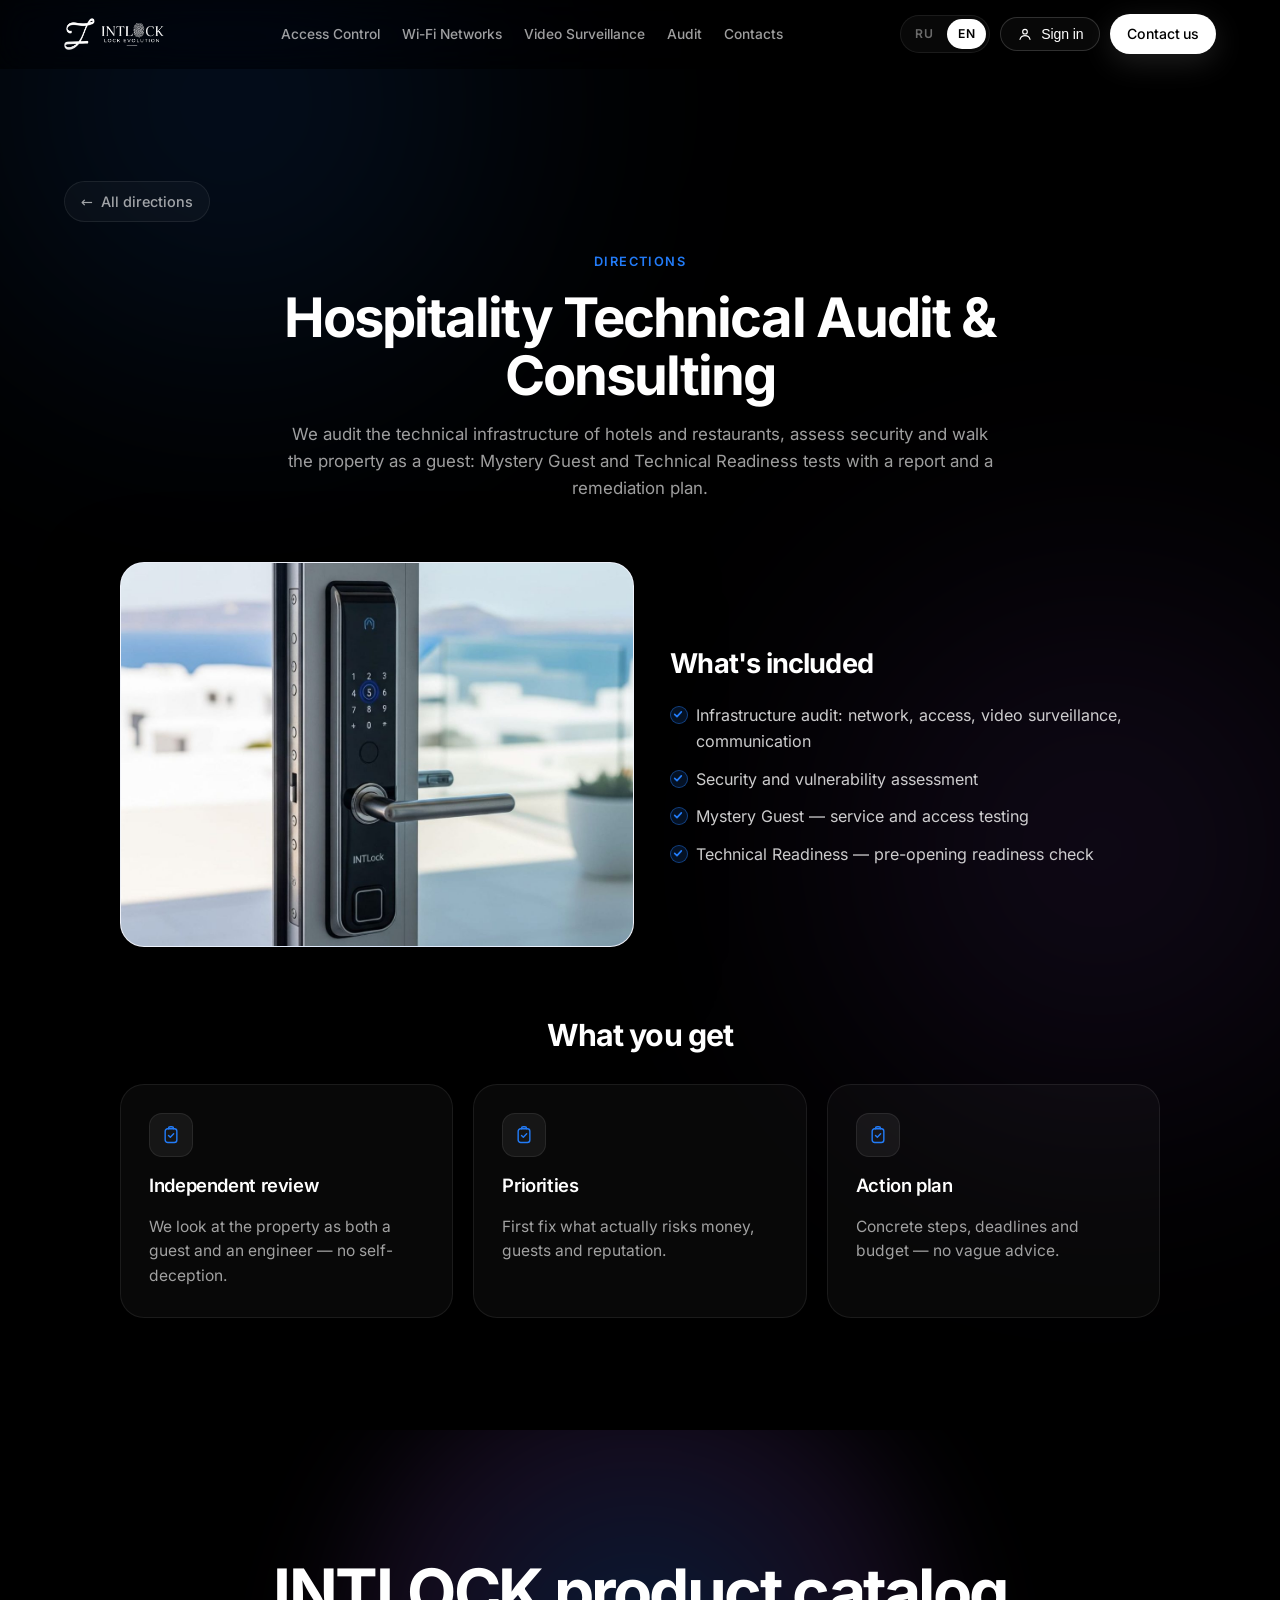
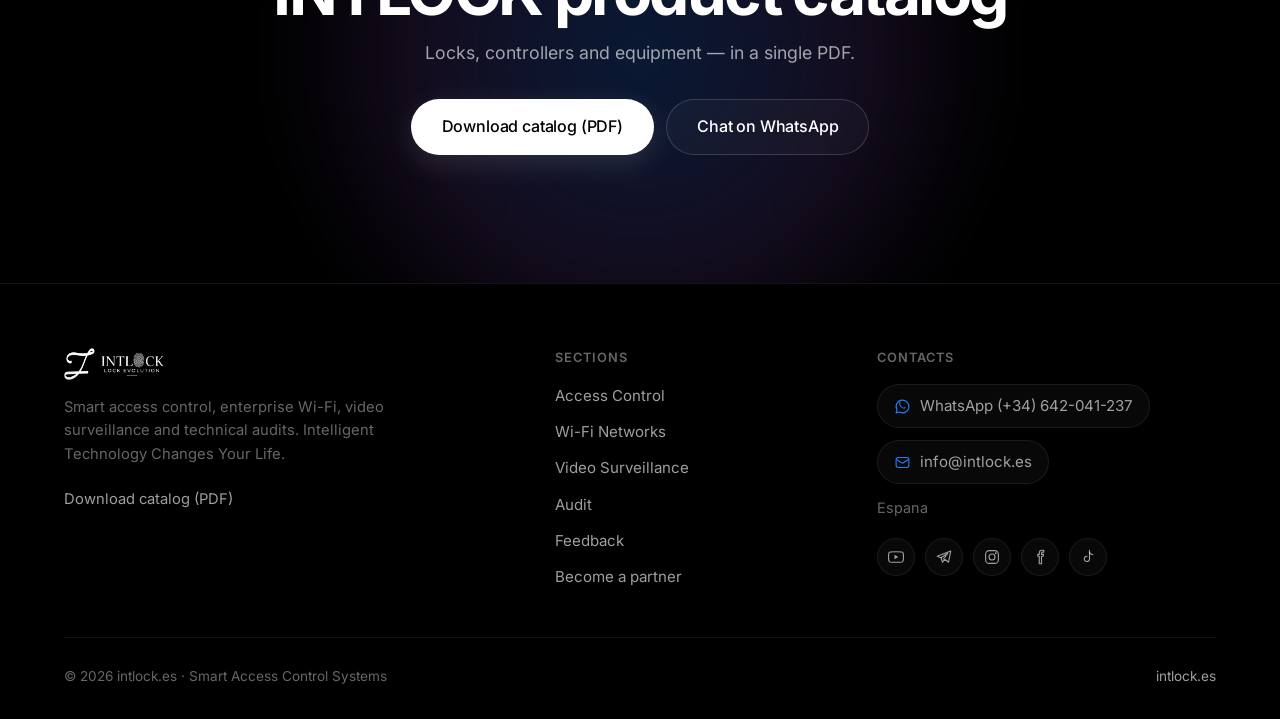
<file: direction-audit.html>
<!DOCTYPE html>
<html lang="ru">
<head>
  <meta charset="UTF-8" />
  <meta name="viewport" content="width=device-width, initial-scale=1.0" />
  <title>Аудит и технический консалтинг для гостеприимства — INTLOCK</title>
  <meta name="description" content="Технический аудит отелей и ресторанов, оценка защищённости, Mystery Guest и Technical Readiness тестирование. INTLOCK." />
  <meta name="theme-color" content="#000000" />
  <link rel="icon" type="image/png" href="assets/intlock-icon.png" />
  <link rel="apple-touch-icon" href="assets/intlock-icon.png" />
  <link rel="stylesheet" href="styles.css" />
</head>
<body data-title-i18n="dir.audit.pageTitle">
  <!-- Прогресс прокрутки -->
  <div class="progress" id="progress" aria-hidden="true"></div>

  <!-- Фоновые свечения -->
  <div class="bg-glow bg-glow-1" aria-hidden="true"></div>
  <div class="bg-glow bg-glow-2" aria-hidden="true"></div>

  <!-- ============================ Шапка ============================ -->
  <header class="header" id="top">
    <div class="container nav">
      <a href="index.html" class="logo" aria-label="INTLOCK — на главную">
        <img class="logo-img" src="assets/intlock-logo-white.png" alt="INTLOCK" width="141" height="45" />
      </a>

      <nav class="nav-links" id="navLinks" aria-label="Основная навигация">
        <a href="index.html#access" data-i18n="nav.access">Контроль доступа</a>
        <a href="index.html#wifi" data-i18n="nav.wifi">Wi-Fi сети</a>
        <a href="index.html#video" data-i18n="nav.video">Видеонаблюдение</a>
        <a href="index.html#audit" data-i18n="nav.audit">Аудит</a>
        <a href="index.html#contacts" data-i18n="nav.contacts">Контакты</a>
      </nav>

      <div class="nav-actions">
        <div class="lang" role="group" aria-label="Язык / Language">
          <button type="button" class="lang-btn is-active" data-lang="ru" aria-pressed="true">RU</button>
          <button type="button" class="lang-btn" data-lang="en" aria-pressed="false">EN</button>
        </div>
        <a class="btn btn-primary btn-sm" href="feedback.html" data-i18n="nav.cta">Написать нам</a>
        <button class="burger" id="burger" aria-label="Открыть меню" aria-expanded="false">
          <span></span><span></span><span></span>
        </button>
      </div>
    </div>
    <div class="mobile-menu" id="mobileMenu" aria-hidden="true">
      <a href="index.html#access" data-i18n="nav.access">Контроль доступа</a>
      <a href="index.html#wifi" data-i18n="nav.wifi">Wi-Fi сети</a>
      <a href="index.html#video" data-i18n="nav.video">Видеонаблюдение</a>
      <a href="index.html#audit" data-i18n="nav.audit">Аудит</a>
      <a href="index.html#contacts" data-i18n="nav.contacts">Контакты</a>
      <a href="feedback.html" data-i18n="nav.cta">Написать нам</a>
    </div>
  </header>

  <main>
    <!-- ============================ Направление ============================ -->
    <section class="section" id="direction">
      <div class="container">
        <div class="dir-top">
          <a class="crumbs" href="index.html">&larr; <span data-i18n="dir.back">Все направления</span></a>
        </div>

        <div class="section-head">
          <span class="kicker" data-i18n="dir.kicker">Направления</span>
          <h2 data-i18n="dir.audit.t">Технический аудит и консалтинг для гостеприимства</h2>
          <p data-i18n="dir.audit.d">Проверяем техническую инфраструктуру отелей и ресторанов, оцениваем защищённость и проходим объект как гость: Mystery Guest и Technical Readiness тесты с отчётом и планом исправлений.</p>
        </div>

        <div class="dir-detail">
          <div class="dir-figure">
            <img src="assets/dir-audit.jpg" data-fallback="assets/dir-audit.svg" loading="lazy"
                 alt="Технический аудит и консалтинг для гостеприимства" data-i18n-alt="dir.audit.img" />
          </div>
          <div class="dir-includes">
            <h3 data-i18n="dir.includes">Что входит</h3>
            <ul class="usecase-list">
              <li data-i18n="dir.audit.b1">Аудит инфраструктуры: сеть, доступ, видеонаблюдение, связь</li>
              <li data-i18n="dir.audit.b2">Оценка защищённости и уязвимостей</li>
              <li data-i18n="dir.audit.b3">Mystery Guest — тестирование сервиса и доступов</li>
              <li data-i18n="dir.audit.b4">Technical Readiness — готовность объекта к открытию</li>
            </ul>
          </div>
        </div>

        <h3 class="dir-benefits-title" data-i18n="dir.benefits">Что вы получите</h3>
        <div class="dir-benefits">
          <article class="bento-card spotlight">
            <div class="card-icon" aria-hidden="true">
              <svg width="20" height="20" viewBox="0 0 24 24" fill="none" stroke="currentColor" stroke-width="1.7" stroke-linecap="round" stroke-linejoin="round"><rect x="5" y="4.5" width="14" height="16.5" rx="3"/><path d="M9 4.5V4a2 2 0 0 1 2-2h2a2 2 0 0 1 2 2v.5"/><path d="m9 12.5 2.2 2.2 4-4.2"/></svg>
            </div>
            <h3 data-i18n="dir.audit.c1.t">Независимая оценка</h3>
            <p data-i18n="dir.audit.c1.d">Смотрим на объект глазами и гостя, и инженера — без самообмана.</p>
          </article>
          <article class="bento-card spotlight">
            <div class="card-icon" aria-hidden="true">
              <svg width="20" height="20" viewBox="0 0 24 24" fill="none" stroke="currentColor" stroke-width="1.7" stroke-linecap="round" stroke-linejoin="round"><rect x="5" y="4.5" width="14" height="16.5" rx="3"/><path d="M9 4.5V4a2 2 0 0 1 2-2h2a2 2 0 0 1 2 2v.5"/><path d="m9 12.5 2.2 2.2 4-4.2"/></svg>
            </div>
            <h3 data-i18n="dir.audit.c2.t">Приоритеты</h3>
            <p data-i18n="dir.audit.c2.d">Сначала то, что реально рискует деньгам, гостям и репутации.</p>
          </article>
          <article class="bento-card spotlight">
            <div class="card-icon" aria-hidden="true">
              <svg width="20" height="20" viewBox="0 0 24 24" fill="none" stroke="currentColor" stroke-width="1.7" stroke-linecap="round" stroke-linejoin="round"><rect x="5" y="4.5" width="14" height="16.5" rx="3"/><path d="M9 4.5V4a2 2 0 0 1 2-2h2a2 2 0 0 1 2 2v.5"/><path d="m9 12.5 2.2 2.2 4-4.2"/></svg>
            </div>
            <h3 data-i18n="dir.audit.c3.t">План исправлений</h3>
            <p data-i18n="dir.audit.c3.d">Конкретные шаги, сроки и бюджет — без общих слов.</p>
          </article>
        </div>
      </div>
    </section>

    <!-- ============================ CTA ============================ -->
    <!-- ============================ Каталог PDF ============================ -->
    <section class="cta" id="cta">
      <div class="container cta-inner">
        <h2 data-i18n="dir.pdfTitle">Каталог продукции INTLOCK</h2>
        <p data-i18n="dir.pdfSub">Замки, контроллеры и оборудование — в одном файле PDF.</p>
        <div class="hero-actions">
          <a class="btn btn-primary btn-lg" href="https://intlock.es/files/INTLock_Smart_Lock_Catalog_2025-1.pdf" target="_blank" rel="noopener" data-i18n="products.pdf">Скачать каталог (PDF)</a>
          <a class="btn btn-ghost btn-lg" href="https://wa.me/34642041237?text=Hello!%20I%20want%20to%20know%20about%20your%20services." target="_blank" rel="noopener" data-i18n="hero.cta1">Написать в WhatsApp</a>
        </div>
      </div>
    </section>
  </main>

  <!-- ============================ Подвал ============================ -->
  <footer class="footer">
    <div class="container">
      <div class="footer-grid">
        <div class="footer-brand">
          <a href="index.html" class="logo">
            <img class="logo-img" src="assets/intlock-logo-white.png" alt="INTLOCK" width="141" height="45" />
          </a>
          <p data-i18n="footer.brand">Интеллектуальные системы контроля доступа, Wi-Fi сети, видеонаблюдение и технический аудит. Intelligent Technology Changes Your Life.</p>
          <a class="footer-link" href="https://intlock.es/files/INTLock_Smart_Lock_Catalog_2025-1.pdf" target="_blank" rel="noopener" data-i18n="products.pdf">Скачать каталог (PDF)</a>
        </div>

        <nav class="footer-col" aria-label="Разделы страницы">
          <h4 data-i18n="footer.sections">Разделы</h4>
          <a href="index.html#access" data-i18n="nav.access">Контроль доступа</a>
          <a href="index.html#wifi" data-i18n="nav.wifi">Wi-Fi сети</a>
          <a href="index.html#video" data-i18n="nav.video">Видеонаблюдение</a>
          <a href="index.html#audit" data-i18n="nav.audit">Аудит</a>
          <a href="feedback.html" data-i18n="nav.feedback">Обратная связь</a>
          <a href="https://intlock.es/become-a-partner-2/" target="_blank" rel="noopener" data-i18n="cta.partner">Стать партнёром</a>
        </nav>

        <div class="footer-col" id="contacts">
          <h4 data-i18n="footer.contacts">Контакты</h4>
          <a class="contact-link" href="https://wa.me/34642041237?text=Hello!%20I%20want%20to%20know%20about%20your%20services." target="_blank" rel="noopener">
            <svg width="17" height="17" viewBox="0 0 24 24" fill="none" aria-hidden="true">
              <path d="M12 3a9 9 0 0 0-7.8 13.5L3 21l4.7-1.2A9 9 0 1 0 12 3Z" stroke="currentColor" stroke-width="1.6" stroke-linejoin="round"/>
              <path d="M8.8 8.6c.3 2.6 2.7 5 5.3 5.4l1-1.3 1.7.8c-.5 1.3-1.9 1.8-3.4 1.4-2.9-.7-5.4-3.2-6.1-6.1-.4-1.5.1-2.9 1.4-3.4l.8 1.7-1.4 1.1Z" fill="currentColor"/>
            </svg>
            WhatsApp (+34) 642-041-237
          </a>
          <a class="contact-link" href="mailto:info@intlock.es">
            <svg width="17" height="17" viewBox="0 0 24 24" fill="none" aria-hidden="true">
              <rect x="3" y="5" width="18" height="14" rx="3" stroke="currentColor" stroke-width="1.6"/>
              <path d="m4 8 8 5 8-5" stroke="currentColor" stroke-width="1.6" stroke-linecap="round" stroke-linejoin="round"/>
            </svg>
            info@intlock.es
          </a>
          <p class="footer-address" data-i18n="footer.city">Espana</p>

          <div class="socials">
            <a href="https://www.youtube.com/@INTLock" target="_blank" rel="noopener" aria-label="YouTube">
              <svg width="18" height="18" viewBox="0 0 24 24" fill="none" aria-hidden="true"><path d="M21.6 7.2a2.6 2.6 0 0 0-1.8-1.8C18.2 5 12 5 12 5s-6.2 0-7.8.4A2.6 2.6 0 0 0 2.4 7.2 27 27 0 0 0 2 12a27 27 0 0 0 .4 4.8 2.6 2.6 0 0 0 1.8 1.8C5.8 19 12 19 12 19s6.2 0 7.8-.4a2.6 2.6 0 0 0 1.8-1.8A27 27 0 0 0 22 12a27 27 0 0 0-.4-4.8Z" stroke="currentColor" stroke-width="1.5"/><path d="m10 15 5-3-5-3v6Z" fill="currentColor"/></svg>
            </a>
            <a href="https://t.me/INTLOCKS" target="_blank" rel="noopener" aria-label="Telegram">
              <svg width="18" height="18" viewBox="0 0 24 24" fill="none" aria-hidden="true"><path d="M21 4 3 11l5 2 2 6 3-4 5 4 3-15Z" stroke="currentColor" stroke-width="1.5" stroke-linejoin="round"/><path d="m8 13 9-6-6 8" stroke="currentColor" stroke-width="1.5" stroke-linejoin="round"/></svg>
            </a>
            <a href="https://www.instagram.com/intlock.es/" target="_blank" rel="noopener" aria-label="Instagram">
              <svg width="18" height="18" viewBox="0 0 24 24" fill="none" aria-hidden="true"><rect x="3.5" y="3.5" width="17" height="17" rx="5" stroke="currentColor" stroke-width="1.5"/><circle cx="12" cy="12" r="4" stroke="currentColor" stroke-width="1.5"/><circle cx="17" cy="7" r="1.2" fill="currentColor"/></svg>
            </a>
            <a href="https://www.facebook.com/profile.php?id=61556325635294" target="_blank" rel="noopener" aria-label="Facebook">
              <svg width="18" height="18" viewBox="0 0 24 24" fill="none" aria-hidden="true"><path d="M14 8.5V7c0-1 .5-1.5 1.6-1.5H17V3h-2.3C12 3 11 4.5 11 6.7v1.8H9V11h2v10h3V11h2.2l.4-2.5H14Z" stroke="currentColor" stroke-width="1.5" stroke-linejoin="round"/></svg>
            </a>
            <a href="https://www.tiktok.com/@intlock.es" target="_blank" rel="noopener" aria-label="TikTok">
              <svg width="18" height="18" viewBox="0 0 24 24" fill="none" aria-hidden="true"><path d="M14 3v11.5a3.5 3.5 0 1 1-3-3.46" stroke="currentColor" stroke-width="1.5" stroke-linecap="round"/><path d="M14 6c.8 1.8 2.4 2.8 4.5 3" stroke="currentColor" stroke-width="1.5" stroke-linecap="round"/></svg>
            </a>
          </div>
        </div>
      </div>

      <div class="footer-bottom">
        <span>© <span id="year">2026</span> intlock.es · <span data-i18n="footer.rights">Интеллектуальные системы контроля и управления доступом</span></span>
        <a class="footer-bottom-link" href="https://intlock.es/" target="_blank" rel="noopener">intlock.es</a>
      </div>
    </div>
  </footer>

  <script src="i18n.js"></script>
  <script src="auth.js"></script>
  <script src="script.js"></script>
</body>
</html>
</file>
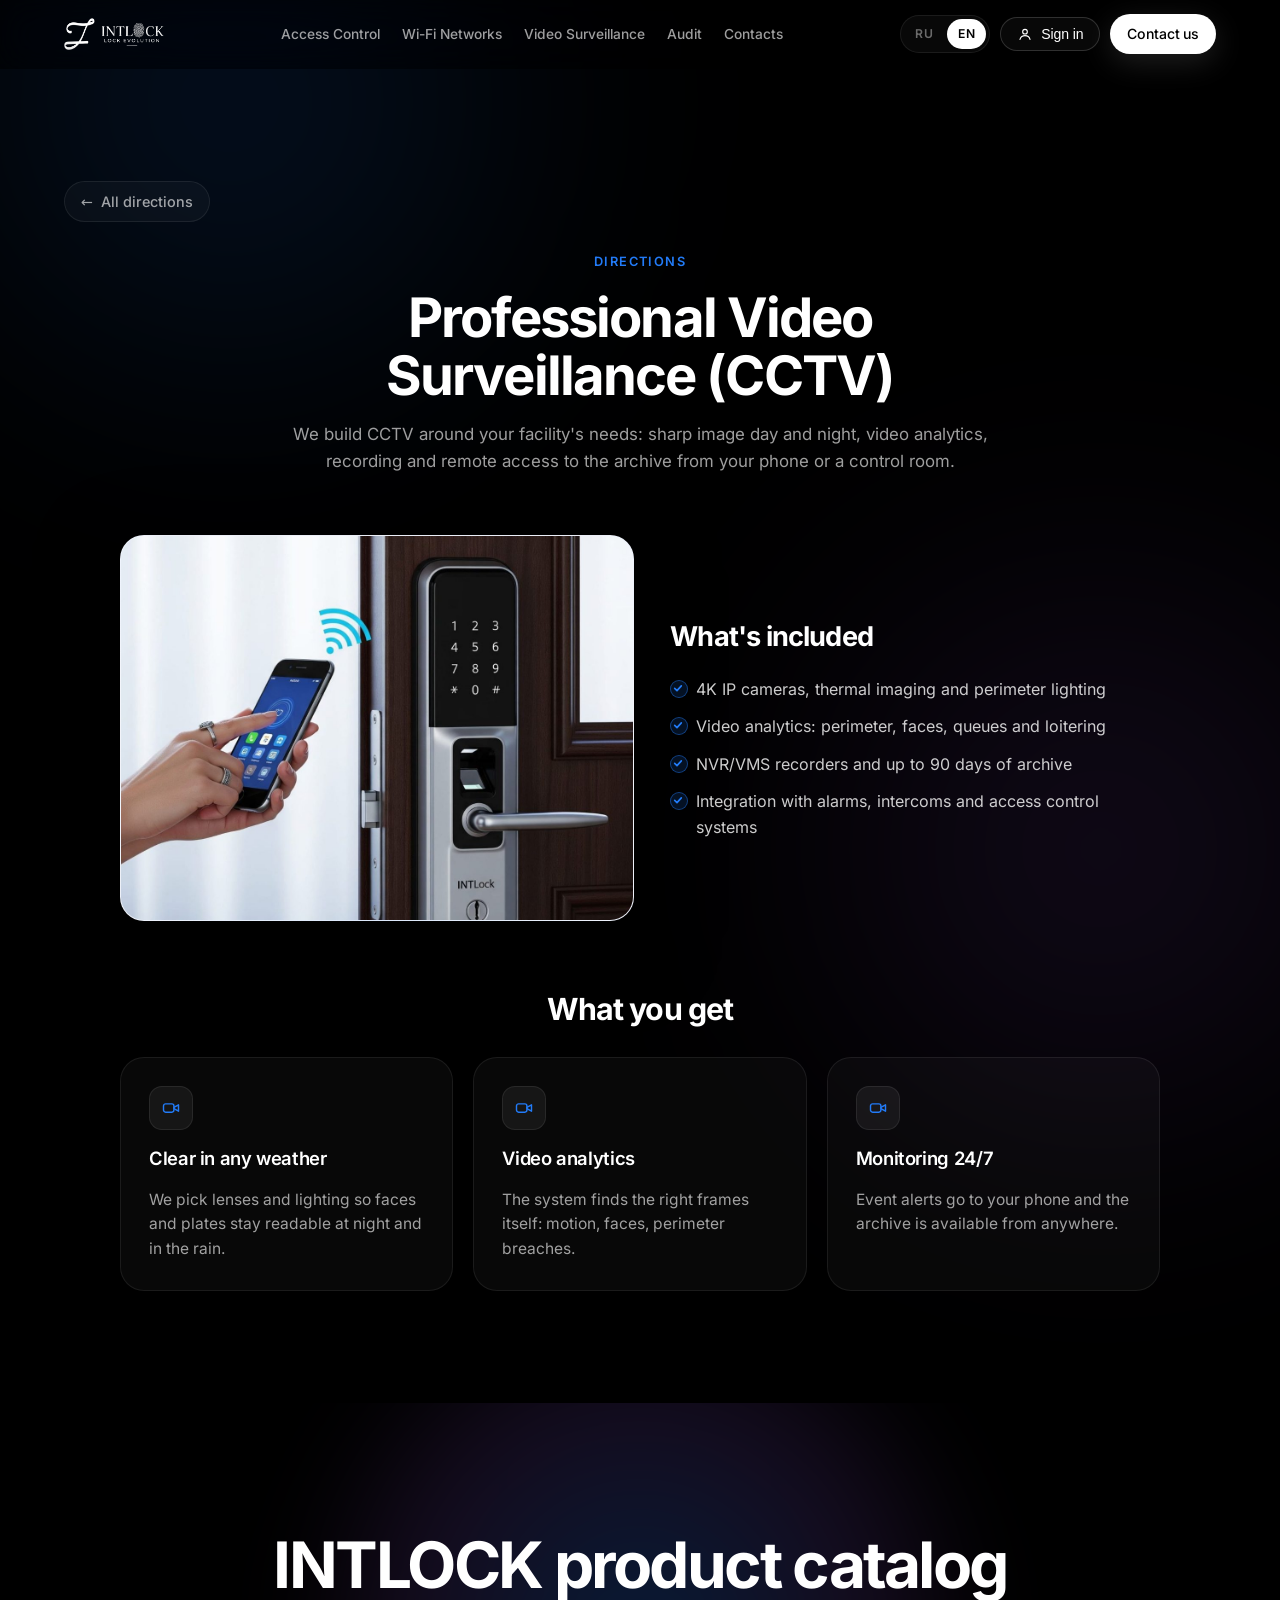
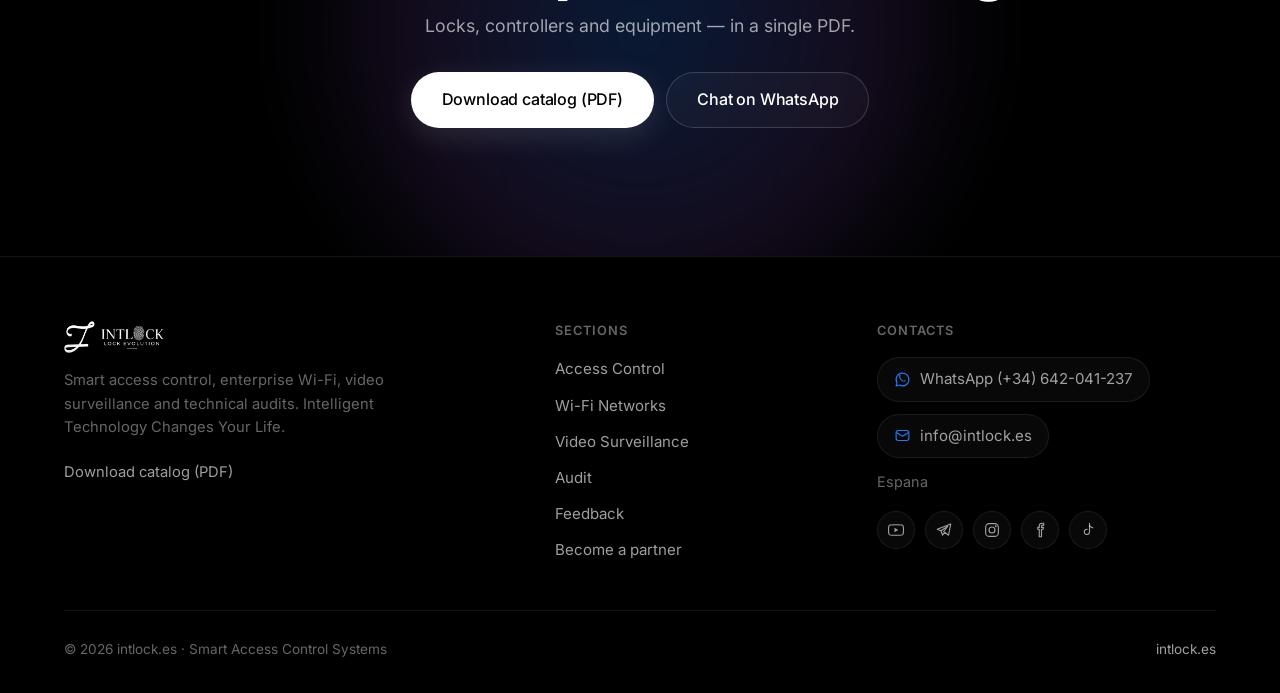
<file: direction-video.html>
<!DOCTYPE html>
<html lang="ru">
<head>
  <meta charset="UTF-8" />
  <meta name="viewport" content="width=device-width, initial-scale=1.0" />
  <title>Профессиональное видеонаблюдение (CCTV) — INTLOCK</title>
  <meta name="description" content="Системы видеонаблюдения: IP-камеры 4K, видеоаналитика, архив до 90 дней и удалённый мониторинг безопасности. INTLOCK." />
  <meta name="theme-color" content="#000000" />
  <link rel="icon" type="image/png" href="assets/intlock-icon.png" />
  <link rel="apple-touch-icon" href="assets/intlock-icon.png" />
  <link rel="stylesheet" href="styles.css" />
</head>
<body data-title-i18n="dir.video.pageTitle">
  <!-- Прогресс прокрутки -->
  <div class="progress" id="progress" aria-hidden="true"></div>

  <!-- Фоновые свечения -->
  <div class="bg-glow bg-glow-1" aria-hidden="true"></div>
  <div class="bg-glow bg-glow-2" aria-hidden="true"></div>

  <!-- ============================ Шапка ============================ -->
  <header class="header" id="top">
    <div class="container nav">
      <a href="index.html" class="logo" aria-label="INTLOCK — на главную">
        <img class="logo-img" src="assets/intlock-logo-white.png" alt="INTLOCK" width="141" height="45" />
      </a>

      <nav class="nav-links" id="navLinks" aria-label="Основная навигация">
        <a href="index.html#access" data-i18n="nav.access">Контроль доступа</a>
        <a href="index.html#wifi" data-i18n="nav.wifi">Wi-Fi сети</a>
        <a href="index.html#video" data-i18n="nav.video">Видеонаблюдение</a>
        <a href="index.html#audit" data-i18n="nav.audit">Аудит</a>
        <a href="index.html#contacts" data-i18n="nav.contacts">Контакты</a>
      </nav>

      <div class="nav-actions">
        <div class="lang" role="group" aria-label="Язык / Language">
          <button type="button" class="lang-btn is-active" data-lang="ru" aria-pressed="true">RU</button>
          <button type="button" class="lang-btn" data-lang="en" aria-pressed="false">EN</button>
        </div>
        <a class="btn btn-primary btn-sm" href="feedback.html" data-i18n="nav.cta">Написать нам</a>
        <button class="burger" id="burger" aria-label="Открыть меню" aria-expanded="false">
          <span></span><span></span><span></span>
        </button>
      </div>
    </div>
    <div class="mobile-menu" id="mobileMenu" aria-hidden="true">
      <a href="index.html#access" data-i18n="nav.access">Контроль доступа</a>
      <a href="index.html#wifi" data-i18n="nav.wifi">Wi-Fi сети</a>
      <a href="index.html#video" data-i18n="nav.video">Видеонаблюдение</a>
      <a href="index.html#audit" data-i18n="nav.audit">Аудит</a>
      <a href="index.html#contacts" data-i18n="nav.contacts">Контакты</a>
      <a href="feedback.html" data-i18n="nav.cta">Написать нам</a>
    </div>
  </header>

  <main>
    <!-- ============================ Направление ============================ -->
    <section class="section" id="direction">
      <div class="container">
        <div class="dir-top">
          <a class="crumbs" href="index.html">&larr; <span data-i18n="dir.back">Все направления</span></a>
        </div>

        <div class="section-head">
          <span class="kicker" data-i18n="dir.kicker">Направления</span>
          <h2 data-i18n="dir.video.t">Профессиональные системы видеонаблюдения (CCTV)</h2>
          <p data-i18n="dir.video.d">Строим системы видеонаблюдения под задачи объекта: чёткое изображение день и ночь, видеоаналитика, запись и удалённый доступ к архиву с телефона или из диспетчерской.</p>
        </div>

        <div class="dir-detail">
          <div class="dir-figure">
            <img src="assets/dir-video.jpg" data-fallback="assets/dir-video.svg" loading="lazy"
                 alt="Профессиональные системы видеонаблюдения (CCTV)" data-i18n-alt="dir.video.img" />
          </div>
          <div class="dir-includes">
            <h3 data-i18n="dir.includes">Что входит</h3>
            <ul class="usecase-list">
              <li data-i18n="dir.video.b1">IP-камеры 4K, тепловизоры и подсветка периметра</li>
              <li data-i18n="dir.video.b2">Видеоаналитика: периметр, лица, потоки, присутствие</li>
              <li data-i18n="dir.video.b3">Регистраторы NVR/VMS и архив до 90 дней</li>
              <li data-i18n="dir.video.b4">Интеграция с сигнализацией, домофонией и системами доступа</li>
            </ul>
          </div>
        </div>

        <h3 class="dir-benefits-title" data-i18n="dir.benefits">Что вы получите</h3>
        <div class="dir-benefits">
          <article class="bento-card spotlight">
            <div class="card-icon" aria-hidden="true">
              <svg width="20" height="20" viewBox="0 0 24 24" fill="none" stroke="currentColor" stroke-width="1.7" stroke-linecap="round" stroke-linejoin="round"><rect x="3" y="7" width="12.5" height="10" rx="2.5"/><path d="m15.5 11.2 5.5-3v7.6l-5.5-3"/></svg>
            </div>
            <h3 data-i18n="dir.video.c1.t">Ясно в любую погоду</h3>
            <p data-i18n="dir.video.c1.d">Подбираем объективы и подсветку, чтобы лица и номера читались ночью и под дождём.</p>
          </article>
          <article class="bento-card spotlight">
            <div class="card-icon" aria-hidden="true">
              <svg width="20" height="20" viewBox="0 0 24 24" fill="none" stroke="currentColor" stroke-width="1.7" stroke-linecap="round" stroke-linejoin="round"><rect x="3" y="7" width="12.5" height="10" rx="2.5"/><path d="m15.5 11.2 5.5-3v7.6l-5.5-3"/></svg>
            </div>
            <h3 data-i18n="dir.video.c2.t">Видеоаналитика</h3>
            <p data-i18n="dir.video.c2.d">Система сама находит нужные кадры: движение, лица, нарушение периметра.</p>
          </article>
          <article class="bento-card spotlight">
            <div class="card-icon" aria-hidden="true">
              <svg width="20" height="20" viewBox="0 0 24 24" fill="none" stroke="currentColor" stroke-width="1.7" stroke-linecap="round" stroke-linejoin="round"><rect x="3" y="7" width="12.5" height="10" rx="2.5"/><path d="m15.5 11.2 5.5-3v7.6l-5.5-3"/></svg>
            </div>
            <h3 data-i18n="dir.video.c3.t">Мониторинг 24/7</h3>
            <p data-i18n="dir.video.c3.d">Уведомления о событиях приходят на телефон, архив доступен из любой точки мира.</p>
          </article>
        </div>
      </div>
    </section>

    <!-- ============================ CTA ============================ -->
    <!-- ============================ Каталог PDF ============================ -->
    <section class="cta" id="cta">
      <div class="container cta-inner">
        <h2 data-i18n="dir.pdfTitle">Каталог продукции INTLOCK</h2>
        <p data-i18n="dir.pdfSub">Замки, контроллеры и оборудование — в одном файле PDF.</p>
        <div class="hero-actions">
          <a class="btn btn-primary btn-lg" href="https://intlock.es/files/INTLock_Smart_Lock_Catalog_2025-1.pdf" target="_blank" rel="noopener" data-i18n="products.pdf">Скачать каталог (PDF)</a>
          <a class="btn btn-ghost btn-lg" href="https://wa.me/34642041237?text=Hello!%20I%20want%20to%20know%20about%20your%20services." target="_blank" rel="noopener" data-i18n="hero.cta1">Написать в WhatsApp</a>
        </div>
      </div>
    </section>
  </main>

  <!-- ============================ Подвал ============================ -->
  <footer class="footer">
    <div class="container">
      <div class="footer-grid">
        <div class="footer-brand">
          <a href="index.html" class="logo">
            <img class="logo-img" src="assets/intlock-logo-white.png" alt="INTLOCK" width="141" height="45" />
          </a>
          <p data-i18n="footer.brand">Интеллектуальные системы контроля доступа, Wi-Fi сети, видеонаблюдение и технический аудит. Intelligent Technology Changes Your Life.</p>
          <a class="footer-link" href="https://intlock.es/files/INTLock_Smart_Lock_Catalog_2025-1.pdf" target="_blank" rel="noopener" data-i18n="products.pdf">Скачать каталог (PDF)</a>
        </div>

        <nav class="footer-col" aria-label="Разделы страницы">
          <h4 data-i18n="footer.sections">Разделы</h4>
          <a href="index.html#access" data-i18n="nav.access">Контроль доступа</a>
          <a href="index.html#wifi" data-i18n="nav.wifi">Wi-Fi сети</a>
          <a href="index.html#video" data-i18n="nav.video">Видеонаблюдение</a>
          <a href="index.html#audit" data-i18n="nav.audit">Аудит</a>
          <a href="feedback.html" data-i18n="nav.feedback">Обратная связь</a>
          <a href="https://intlock.es/become-a-partner-2/" target="_blank" rel="noopener" data-i18n="cta.partner">Стать партнёром</a>
        </nav>

        <div class="footer-col" id="contacts">
          <h4 data-i18n="footer.contacts">Контакты</h4>
          <a class="contact-link" href="https://wa.me/34642041237?text=Hello!%20I%20want%20to%20know%20about%20your%20services." target="_blank" rel="noopener">
            <svg width="17" height="17" viewBox="0 0 24 24" fill="none" aria-hidden="true">
              <path d="M12 3a9 9 0 0 0-7.8 13.5L3 21l4.7-1.2A9 9 0 1 0 12 3Z" stroke="currentColor" stroke-width="1.6" stroke-linejoin="round"/>
              <path d="M8.8 8.6c.3 2.6 2.7 5 5.3 5.4l1-1.3 1.7.8c-.5 1.3-1.9 1.8-3.4 1.4-2.9-.7-5.4-3.2-6.1-6.1-.4-1.5.1-2.9 1.4-3.4l.8 1.7-1.4 1.1Z" fill="currentColor"/>
            </svg>
            WhatsApp (+34) 642-041-237
          </a>
          <a class="contact-link" href="mailto:info@intlock.es">
            <svg width="17" height="17" viewBox="0 0 24 24" fill="none" aria-hidden="true">
              <rect x="3" y="5" width="18" height="14" rx="3" stroke="currentColor" stroke-width="1.6"/>
              <path d="m4 8 8 5 8-5" stroke="currentColor" stroke-width="1.6" stroke-linecap="round" stroke-linejoin="round"/>
            </svg>
            info@intlock.es
          </a>
          <p class="footer-address" data-i18n="footer.city">Espana</p>

          <div class="socials">
            <a href="https://www.youtube.com/@INTLock" target="_blank" rel="noopener" aria-label="YouTube">
              <svg width="18" height="18" viewBox="0 0 24 24" fill="none" aria-hidden="true"><path d="M21.6 7.2a2.6 2.6 0 0 0-1.8-1.8C18.2 5 12 5 12 5s-6.2 0-7.8.4A2.6 2.6 0 0 0 2.4 7.2 27 27 0 0 0 2 12a27 27 0 0 0 .4 4.8 2.6 2.6 0 0 0 1.8 1.8C5.8 19 12 19 12 19s6.2 0 7.8-.4a2.6 2.6 0 0 0 1.8-1.8A27 27 0 0 0 22 12a27 27 0 0 0-.4-4.8Z" stroke="currentColor" stroke-width="1.5"/><path d="m10 15 5-3-5-3v6Z" fill="currentColor"/></svg>
            </a>
            <a href="https://t.me/INTLOCKS" target="_blank" rel="noopener" aria-label="Telegram">
              <svg width="18" height="18" viewBox="0 0 24 24" fill="none" aria-hidden="true"><path d="M21 4 3 11l5 2 2 6 3-4 5 4 3-15Z" stroke="currentColor" stroke-width="1.5" stroke-linejoin="round"/><path d="m8 13 9-6-6 8" stroke="currentColor" stroke-width="1.5" stroke-linejoin="round"/></svg>
            </a>
            <a href="https://www.instagram.com/intlock.es/" target="_blank" rel="noopener" aria-label="Instagram">
              <svg width="18" height="18" viewBox="0 0 24 24" fill="none" aria-hidden="true"><rect x="3.5" y="3.5" width="17" height="17" rx="5" stroke="currentColor" stroke-width="1.5"/><circle cx="12" cy="12" r="4" stroke="currentColor" stroke-width="1.5"/><circle cx="17" cy="7" r="1.2" fill="currentColor"/></svg>
            </a>
            <a href="https://www.facebook.com/profile.php?id=61556325635294" target="_blank" rel="noopener" aria-label="Facebook">
              <svg width="18" height="18" viewBox="0 0 24 24" fill="none" aria-hidden="true"><path d="M14 8.5V7c0-1 .5-1.5 1.6-1.5H17V3h-2.3C12 3 11 4.5 11 6.7v1.8H9V11h2v10h3V11h2.2l.4-2.5H14Z" stroke="currentColor" stroke-width="1.5" stroke-linejoin="round"/></svg>
            </a>
            <a href="https://www.tiktok.com/@intlock.es" target="_blank" rel="noopener" aria-label="TikTok">
              <svg width="18" height="18" viewBox="0 0 24 24" fill="none" aria-hidden="true"><path d="M14 3v11.5a3.5 3.5 0 1 1-3-3.46" stroke="currentColor" stroke-width="1.5" stroke-linecap="round"/><path d="M14 6c.8 1.8 2.4 2.8 4.5 3" stroke="currentColor" stroke-width="1.5" stroke-linecap="round"/></svg>
            </a>
          </div>
        </div>
      </div>

      <div class="footer-bottom">
        <span>© <span id="year">2026</span> intlock.es · <span data-i18n="footer.rights">Интеллектуальные системы контроля и управления доступом</span></span>
        <a class="footer-bottom-link" href="https://intlock.es/" target="_blank" rel="noopener">intlock.es</a>
      </div>
    </div>
  </footer>

  <script src="i18n.js"></script>
  <script src="auth.js"></script>
  <script src="script.js"></script>
</body>
</html>
</file>
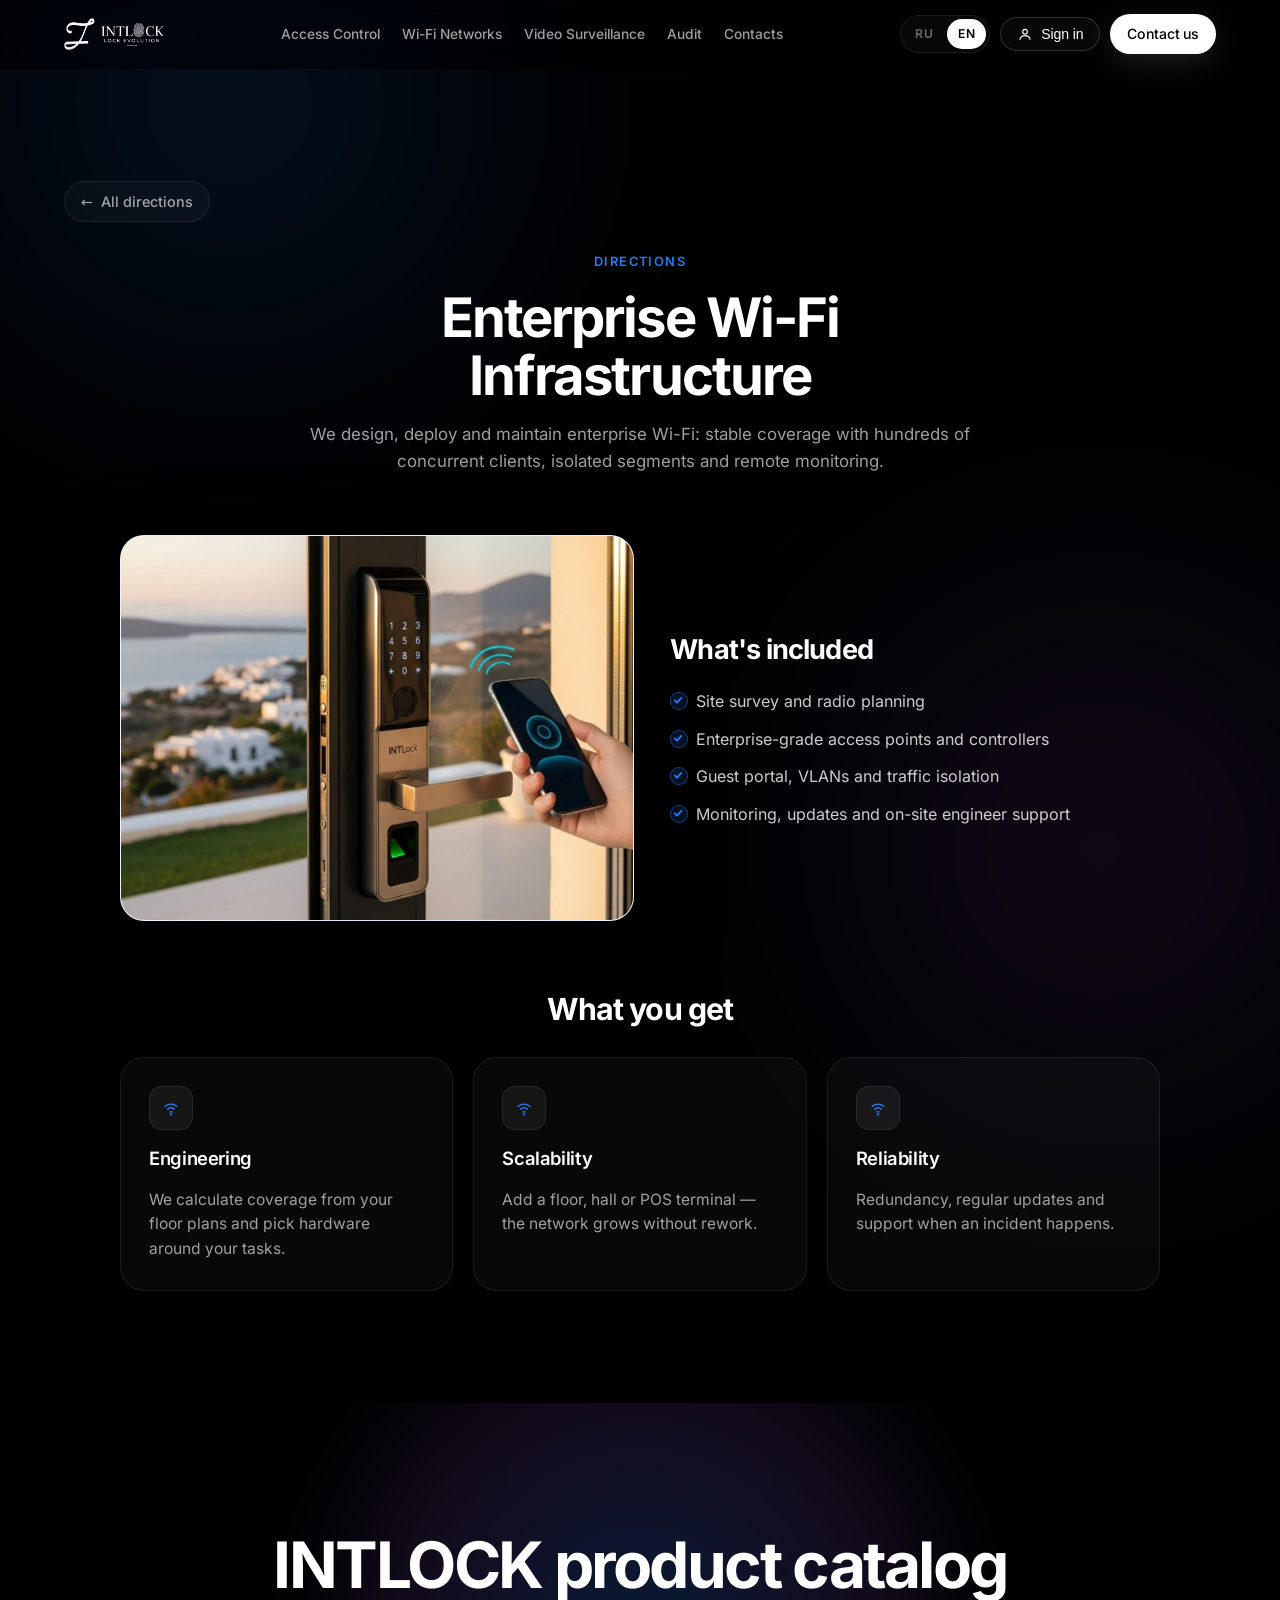
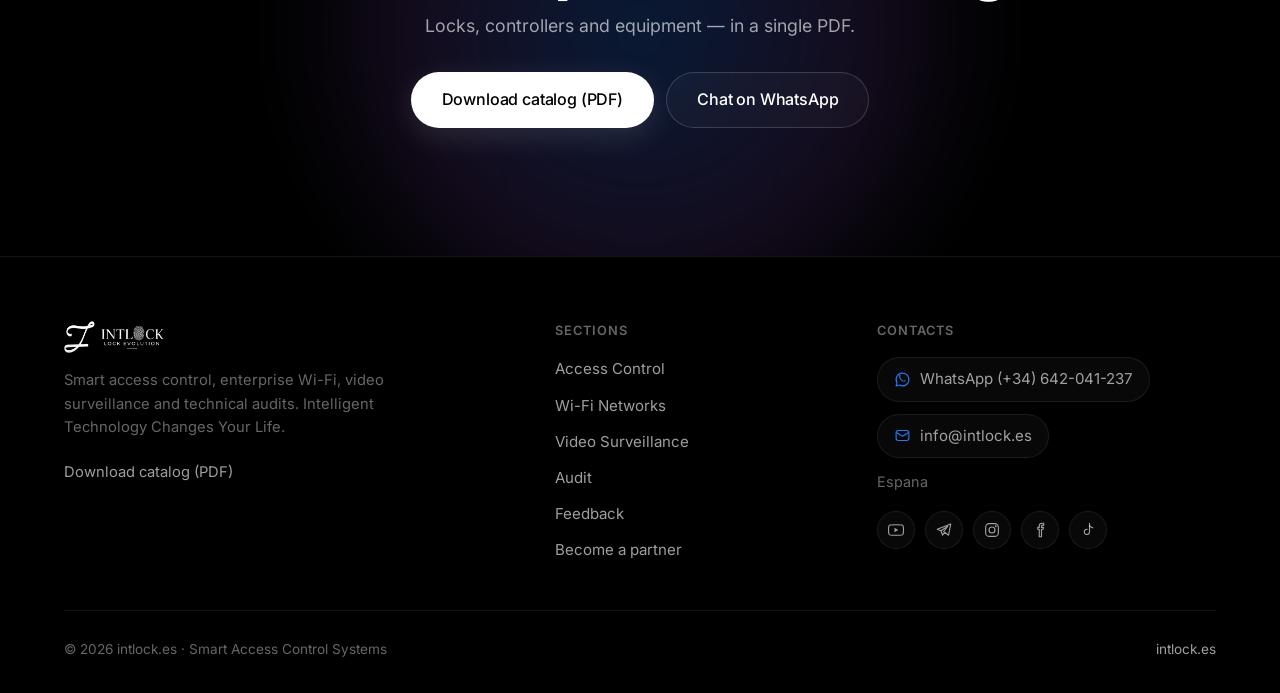
<file: direction-wifi.html>
<!DOCTYPE html>
<html lang="ru">
<head>
  <meta charset="UTF-8" />
  <meta name="viewport" content="width=device-width, initial-scale=1.0" />
  <title>Enterprise Wi-Fi сети — INTLOCK</title>
  <meta name="description" content="Корпоративные Wi-Fi сети высокой плотности: радиопланирование, Enterprise-точки доступа, гостевые порталы и мониторинг. INTLOCK." />
  <meta name="theme-color" content="#000000" />
  <link rel="icon" type="image/png" href="assets/intlock-icon.png" />
  <link rel="apple-touch-icon" href="assets/intlock-icon.png" />
  <link rel="stylesheet" href="styles.css" />
</head>
<body data-title-i18n="dir.wifi.pageTitle">
  <!-- Прогресс прокрутки -->
  <div class="progress" id="progress" aria-hidden="true"></div>

  <!-- Фоновые свечения -->
  <div class="bg-glow bg-glow-1" aria-hidden="true"></div>
  <div class="bg-glow bg-glow-2" aria-hidden="true"></div>

  <!-- ============================ Шапка ============================ -->
  <header class="header" id="top">
    <div class="container nav">
      <a href="index.html" class="logo" aria-label="INTLOCK — на главную">
        <img class="logo-img" src="assets/intlock-logo-white.png" alt="INTLOCK" width="141" height="45" />
      </a>

      <nav class="nav-links" id="navLinks" aria-label="Основная навигация">
        <a href="index.html#access" data-i18n="nav.access">Контроль доступа</a>
        <a href="index.html#wifi" data-i18n="nav.wifi">Wi-Fi сети</a>
        <a href="index.html#video" data-i18n="nav.video">Видеонаблюдение</a>
        <a href="index.html#audit" data-i18n="nav.audit">Аудит</a>
        <a href="index.html#contacts" data-i18n="nav.contacts">Контакты</a>
      </nav>

      <div class="nav-actions">
        <div class="lang" role="group" aria-label="Язык / Language">
          <button type="button" class="lang-btn is-active" data-lang="ru" aria-pressed="true">RU</button>
          <button type="button" class="lang-btn" data-lang="en" aria-pressed="false">EN</button>
        </div>
        <a class="btn btn-primary btn-sm" href="feedback.html" data-i18n="nav.cta">Написать нам</a>
        <button class="burger" id="burger" aria-label="Открыть меню" aria-expanded="false">
          <span></span><span></span><span></span>
        </button>
      </div>
    </div>
    <div class="mobile-menu" id="mobileMenu" aria-hidden="true">
      <a href="index.html#access" data-i18n="nav.access">Контроль доступа</a>
      <a href="index.html#wifi" data-i18n="nav.wifi">Wi-Fi сети</a>
      <a href="index.html#video" data-i18n="nav.video">Видеонаблюдение</a>
      <a href="index.html#audit" data-i18n="nav.audit">Аудит</a>
      <a href="index.html#contacts" data-i18n="nav.contacts">Контакты</a>
      <a href="feedback.html" data-i18n="nav.cta">Написать нам</a>
    </div>
  </header>

  <main>
    <!-- ============================ Направление ============================ -->
    <section class="section" id="direction">
      <div class="container">
        <div class="dir-top">
          <a class="crumbs" href="index.html">&larr; <span data-i18n="dir.back">Все направления</span></a>
        </div>

        <div class="section-head">
          <span class="kicker" data-i18n="dir.kicker">Направления</span>
          <h2 data-i18n="dir.wifi.t">Профессиональные Wi-Fi сети высокой плотности</h2>
          <p data-i18n="dir.wifi.d">Проектируем, разворачиваем и обслуживаем корпоративные Wi-Fi сети: стабильный сигнал при сотнях одновременных клиентов, изолированные сегменты и удалённый мониторинг.</p>
        </div>

        <div class="dir-detail">
          <div class="dir-figure">
            <img src="assets/dir-wifi.jpg" data-fallback="assets/dir-wifi.svg" loading="lazy"
                 alt="Профессиональные Wi-Fi сети высокой плотности" data-i18n-alt="dir.wifi.img" />
          </div>
          <div class="dir-includes">
            <h3 data-i18n="dir.includes">Что входит</h3>
            <ul class="usecase-list">
              <li data-i18n="dir.wifi.b1">Обследование объекта и радиопланирование</li>
              <li data-i18n="dir.wifi.b2">Точки доступа Enterprise-класса и контроллеры</li>
              <li data-i18n="dir.wifi.b3">Гостевой портал, VLAN и изоляция трафика</li>
              <li data-i18n="dir.wifi.b4">Мониторинг, обновления и выезд инженера</li>
            </ul>
          </div>
        </div>

        <h3 class="dir-benefits-title" data-i18n="dir.benefits">Что вы получите</h3>
        <div class="dir-benefits">
          <article class="bento-card spotlight">
            <div class="card-icon" aria-hidden="true">
              <svg width="20" height="20" viewBox="0 0 24 24" fill="none" stroke="currentColor" stroke-width="1.7" stroke-linecap="round" stroke-linejoin="round"><path d="M5 10a10.5 10.5 0 0 1 14 0"/><path d="M8 13.4a6.3 6.3 0 0 1 8 0"/><path d="M10.7 16.8a2.4 2.4 0 0 1 2.6 0"/><circle cx="12" cy="19.7" r="1.3" fill="currentColor" stroke="none"/></svg>
            </div>
            <h3 data-i18n="dir.wifi.c1.t">Инженерный расчёт</h3>
            <p data-i18n="dir.wifi.c1.d">Считаем покрытие по планам объекта и подбираем оборудование под задачи, а не наоборот.</p>
          </article>
          <article class="bento-card spotlight">
            <div class="card-icon" aria-hidden="true">
              <svg width="20" height="20" viewBox="0 0 24 24" fill="none" stroke="currentColor" stroke-width="1.7" stroke-linecap="round" stroke-linejoin="round"><path d="M5 10a10.5 10.5 0 0 1 14 0"/><path d="M8 13.4a6.3 6.3 0 0 1 8 0"/><path d="M10.7 16.8a2.4 2.4 0 0 1 2.6 0"/><circle cx="12" cy="19.7" r="1.3" fill="currentColor" stroke="none"/></svg>
            </div>
            <h3 data-i18n="dir.wifi.c2.t">Масштабируемость</h3>
            <p data-i18n="dir.wifi.c2.d">Добавили этаж, зал или точку продаж — сеть расширяется без переделки.</p>
          </article>
          <article class="bento-card spotlight">
            <div class="card-icon" aria-hidden="true">
              <svg width="20" height="20" viewBox="0 0 24 24" fill="none" stroke="currentColor" stroke-width="1.7" stroke-linecap="round" stroke-linejoin="round"><path d="M5 10a10.5 10.5 0 0 1 14 0"/><path d="M8 13.4a6.3 6.3 0 0 1 8 0"/><path d="M10.7 16.8a2.4 2.4 0 0 1 2.6 0"/><circle cx="12" cy="19.7" r="1.3" fill="currentColor" stroke="none"/></svg>
            </div>
            <h3 data-i18n="dir.wifi.c3.t">Стабильность</h3>
            <p data-i18n="dir.wifi.c3.d">Резервирование, регулярные обновления и поддержка при инцидентах.</p>
          </article>
        </div>
      </div>
    </section>

    <!-- ============================ CTA ============================ -->
    <!-- ============================ Каталог PDF ============================ -->
    <section class="cta" id="cta">
      <div class="container cta-inner">
        <h2 data-i18n="dir.pdfTitle">Каталог продукции INTLOCK</h2>
        <p data-i18n="dir.pdfSub">Замки, контроллеры и оборудование — в одном файле PDF.</p>
        <div class="hero-actions">
          <a class="btn btn-primary btn-lg" href="https://intlock.es/files/INTLock_Smart_Lock_Catalog_2025-1.pdf" target="_blank" rel="noopener" data-i18n="products.pdf">Скачать каталог (PDF)</a>
          <a class="btn btn-ghost btn-lg" href="https://wa.me/34642041237?text=Hello!%20I%20want%20to%20know%20about%20your%20services." target="_blank" rel="noopener" data-i18n="hero.cta1">Написать в WhatsApp</a>
        </div>
      </div>
    </section>
  </main>

  <!-- ============================ Подвал ============================ -->
  <footer class="footer">
    <div class="container">
      <div class="footer-grid">
        <div class="footer-brand">
          <a href="index.html" class="logo">
            <img class="logo-img" src="assets/intlock-logo-white.png" alt="INTLOCK" width="141" height="45" />
          </a>
          <p data-i18n="footer.brand">Интеллектуальные системы контроля доступа, Wi-Fi сети, видеонаблюдение и технический аудит. Intelligent Technology Changes Your Life.</p>
          <a class="footer-link" href="https://intlock.es/files/INTLock_Smart_Lock_Catalog_2025-1.pdf" target="_blank" rel="noopener" data-i18n="products.pdf">Скачать каталог (PDF)</a>
        </div>

        <nav class="footer-col" aria-label="Разделы страницы">
          <h4 data-i18n="footer.sections">Разделы</h4>
          <a href="index.html#access" data-i18n="nav.access">Контроль доступа</a>
          <a href="index.html#wifi" data-i18n="nav.wifi">Wi-Fi сети</a>
          <a href="index.html#video" data-i18n="nav.video">Видеонаблюдение</a>
          <a href="index.html#audit" data-i18n="nav.audit">Аудит</a>
          <a href="feedback.html" data-i18n="nav.feedback">Обратная связь</a>
          <a href="https://intlock.es/become-a-partner-2/" target="_blank" rel="noopener" data-i18n="cta.partner">Стать партнёром</a>
        </nav>

        <div class="footer-col" id="contacts">
          <h4 data-i18n="footer.contacts">Контакты</h4>
          <a class="contact-link" href="https://wa.me/34642041237?text=Hello!%20I%20want%20to%20know%20about%20your%20services." target="_blank" rel="noopener">
            <svg width="17" height="17" viewBox="0 0 24 24" fill="none" aria-hidden="true">
              <path d="M12 3a9 9 0 0 0-7.8 13.5L3 21l4.7-1.2A9 9 0 1 0 12 3Z" stroke="currentColor" stroke-width="1.6" stroke-linejoin="round"/>
              <path d="M8.8 8.6c.3 2.6 2.7 5 5.3 5.4l1-1.3 1.7.8c-.5 1.3-1.9 1.8-3.4 1.4-2.9-.7-5.4-3.2-6.1-6.1-.4-1.5.1-2.9 1.4-3.4l.8 1.7-1.4 1.1Z" fill="currentColor"/>
            </svg>
            WhatsApp (+34) 642-041-237
          </a>
          <a class="contact-link" href="mailto:info@intlock.es">
            <svg width="17" height="17" viewBox="0 0 24 24" fill="none" aria-hidden="true">
              <rect x="3" y="5" width="18" height="14" rx="3" stroke="currentColor" stroke-width="1.6"/>
              <path d="m4 8 8 5 8-5" stroke="currentColor" stroke-width="1.6" stroke-linecap="round" stroke-linejoin="round"/>
            </svg>
            info@intlock.es
          </a>
          <p class="footer-address" data-i18n="footer.city">Espana</p>

          <div class="socials">
            <a href="https://www.youtube.com/@INTLock" target="_blank" rel="noopener" aria-label="YouTube">
              <svg width="18" height="18" viewBox="0 0 24 24" fill="none" aria-hidden="true"><path d="M21.6 7.2a2.6 2.6 0 0 0-1.8-1.8C18.2 5 12 5 12 5s-6.2 0-7.8.4A2.6 2.6 0 0 0 2.4 7.2 27 27 0 0 0 2 12a27 27 0 0 0 .4 4.8 2.6 2.6 0 0 0 1.8 1.8C5.8 19 12 19 12 19s6.2 0 7.8-.4a2.6 2.6 0 0 0 1.8-1.8A27 27 0 0 0 22 12a27 27 0 0 0-.4-4.8Z" stroke="currentColor" stroke-width="1.5"/><path d="m10 15 5-3-5-3v6Z" fill="currentColor"/></svg>
            </a>
            <a href="https://t.me/INTLOCKS" target="_blank" rel="noopener" aria-label="Telegram">
              <svg width="18" height="18" viewBox="0 0 24 24" fill="none" aria-hidden="true"><path d="M21 4 3 11l5 2 2 6 3-4 5 4 3-15Z" stroke="currentColor" stroke-width="1.5" stroke-linejoin="round"/><path d="m8 13 9-6-6 8" stroke="currentColor" stroke-width="1.5" stroke-linejoin="round"/></svg>
            </a>
            <a href="https://www.instagram.com/intlock.es/" target="_blank" rel="noopener" aria-label="Instagram">
              <svg width="18" height="18" viewBox="0 0 24 24" fill="none" aria-hidden="true"><rect x="3.5" y="3.5" width="17" height="17" rx="5" stroke="currentColor" stroke-width="1.5"/><circle cx="12" cy="12" r="4" stroke="currentColor" stroke-width="1.5"/><circle cx="17" cy="7" r="1.2" fill="currentColor"/></svg>
            </a>
            <a href="https://www.facebook.com/profile.php?id=61556325635294" target="_blank" rel="noopener" aria-label="Facebook">
              <svg width="18" height="18" viewBox="0 0 24 24" fill="none" aria-hidden="true"><path d="M14 8.5V7c0-1 .5-1.5 1.6-1.5H17V3h-2.3C12 3 11 4.5 11 6.7v1.8H9V11h2v10h3V11h2.2l.4-2.5H14Z" stroke="currentColor" stroke-width="1.5" stroke-linejoin="round"/></svg>
            </a>
            <a href="https://www.tiktok.com/@intlock.es" target="_blank" rel="noopener" aria-label="TikTok">
              <svg width="18" height="18" viewBox="0 0 24 24" fill="none" aria-hidden="true"><path d="M14 3v11.5a3.5 3.5 0 1 1-3-3.46" stroke="currentColor" stroke-width="1.5" stroke-linecap="round"/><path d="M14 6c.8 1.8 2.4 2.8 4.5 3" stroke="currentColor" stroke-width="1.5" stroke-linecap="round"/></svg>
            </a>
          </div>
        </div>
      </div>

      <div class="footer-bottom">
        <span>© <span id="year">2026</span> intlock.es · <span data-i18n="footer.rights">Интеллектуальные системы контроля и управления доступом</span></span>
        <a class="footer-bottom-link" href="https://intlock.es/" target="_blank" rel="noopener">intlock.es</a>
      </div>
    </div>
  </footer>

  <script src="i18n.js"></script>
  <script src="auth.js"></script>
  <script src="script.js"></script>
</body>
</html>
</file>
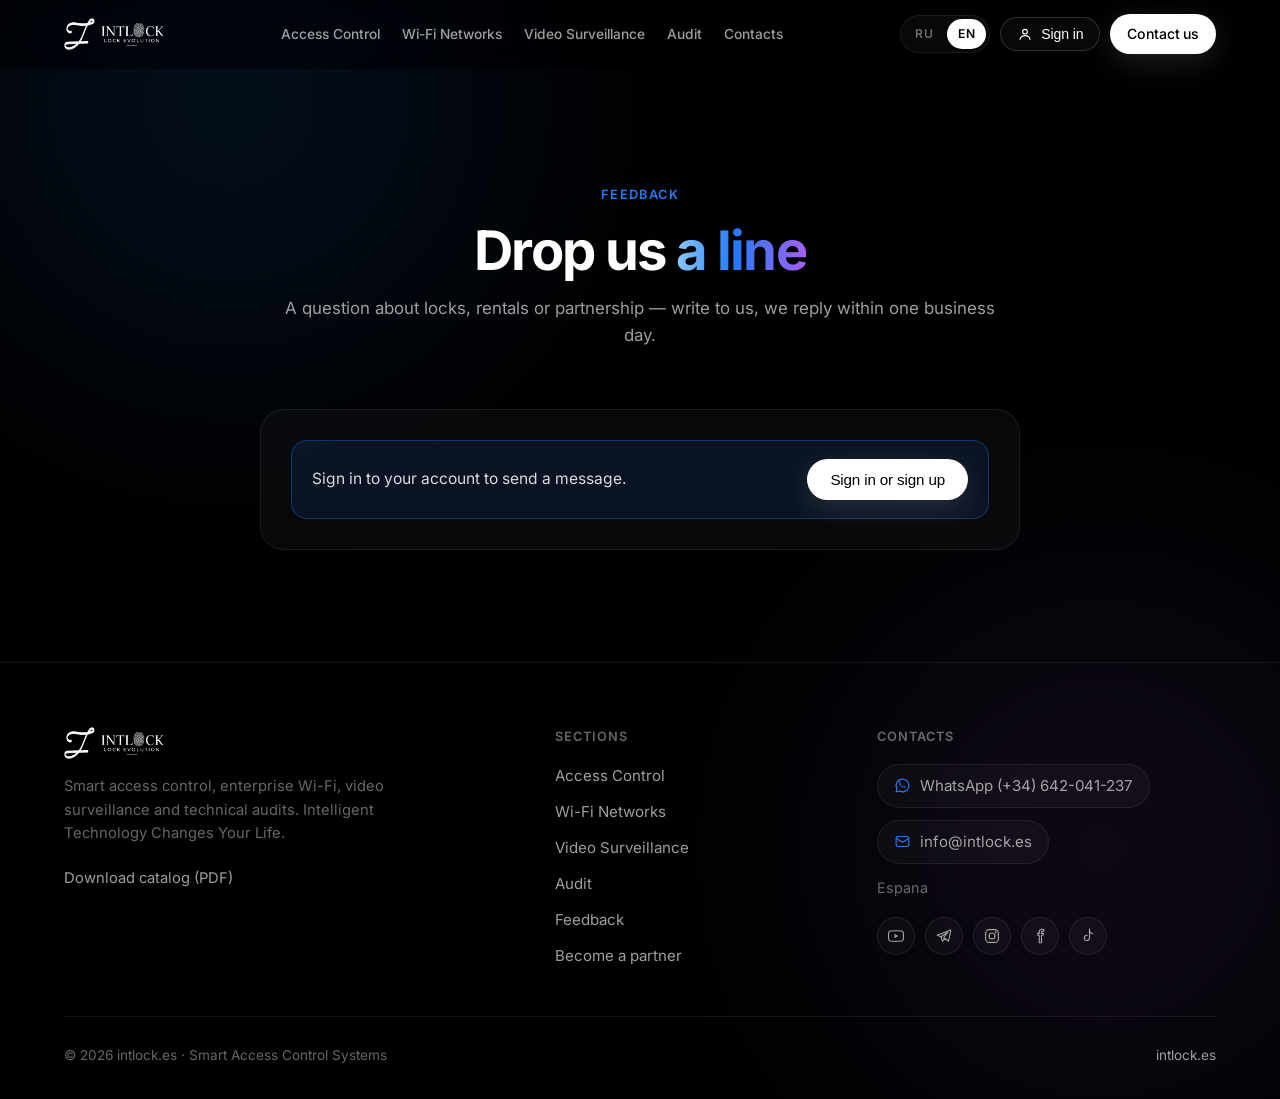
<file: feedback.html>
<!DOCTYPE html>
<html lang="ru">
<head>
  <meta charset="UTF-8" />
  <meta name="viewport" content="width=device-width, initial-scale=1.0" />
  <title>Обратная связь — INTLOCK</title>
  <meta name="description" content="Обратная связь INTLOCK: напишите нам о умных замках, аренде и партнёрстве. Для отправки сообщения нужен вход в аккаунт." />
  <meta name="theme-color" content="#000000" />
  <link rel="icon" type="image/png" href="assets/intlock-icon.png" />
  <link rel="apple-touch-icon" href="assets/intlock-icon.png" />
  <link rel="stylesheet" href="styles.css" />
</head>
<body data-title-i18n="feedback.pageTitle">
  <!-- Прогресс прокрутки -->
  <div class="progress" id="progress" aria-hidden="true"></div>

  <!-- Фоновые свечения -->
  <div class="bg-glow bg-glow-1" aria-hidden="true"></div>
  <div class="bg-glow bg-glow-2" aria-hidden="true"></div>

  <!-- ============================ Шапка ============================ -->
  <header class="header" id="top">
    <div class="container nav">
      <a href="index.html" class="logo" aria-label="INTLOCK — на главную">
        <img class="logo-img" src="assets/intlock-logo-white.png" alt="INTLOCK" width="141" height="45" />
      </a>

      <nav class="nav-links" id="navLinks" aria-label="Основная навигация">
        <a href="index.html#access" data-i18n="nav.access">Контроль доступа</a>
        <a href="index.html#wifi" data-i18n="nav.wifi">Wi-Fi сети</a>
        <a href="index.html#video" data-i18n="nav.video">Видеонаблюдение</a>
        <a href="index.html#audit" data-i18n="nav.audit">Аудит</a>
        <a href="index.html#contacts" data-i18n="nav.contacts">Контакты</a>
      </nav>

      <div class="nav-actions">
        <div class="lang" role="group" aria-label="Язык / Language">
          <button type="button" class="lang-btn is-active" data-lang="ru" aria-pressed="true">RU</button>
          <button type="button" class="lang-btn" data-lang="en" aria-pressed="false">EN</button>
        </div>
        <a class="btn btn-primary btn-sm" href="feedback.html" data-i18n="nav.cta">Написать нам</a>
        <button class="burger" id="burger" aria-label="Открыть меню" aria-expanded="false">
          <span></span><span></span><span></span>
        </button>
      </div>
    </div>
    <div class="mobile-menu" id="mobileMenu" aria-hidden="true">
      <a href="index.html#access" data-i18n="nav.access">Контроль доступа</a>
      <a href="index.html#wifi" data-i18n="nav.wifi">Wi-Fi сети</a>
      <a href="index.html#video" data-i18n="nav.video">Видеонаблюдение</a>
      <a href="index.html#audit" data-i18n="nav.audit">Аудит</a>
      <a href="index.html#contacts" data-i18n="nav.contacts">Контакты</a>
      <a href="feedback.html" data-i18n="nav.cta">Написать нам</a>
    </div>
  </header>

  <main>
    <!-- ============================ Обратная связь ============================ -->
    <section class="section" id="feedback">
      <div class="container">
        <div class="section-head">
          <span class="kicker" data-i18n="feedback.kicker">Обратная связь</span>
          <h2><span data-i18n="feedback.title">Напишите</span> <span class="gradient-text" data-i18n="feedback.titleAccent">нам</span></h2>
          <p data-i18n="feedback.sub">Вопрос о замках, аренде или партнёрстве — пишите, отвечаем в течение рабочего дня.</p>
        </div>

        <div class="fb-card spotlight">
          <!-- Без входа: показываем предупреждение и кнопку авторизации -->
          <div class="fb-locked" id="fbLocked">
            <p data-i18n="feedback.needAuth">Чтобы отправить сообщение, сначала войдите в аккаунт.</p>
            <button type="button" class="btn btn-primary" id="fbLoginBtn" data-i18n="feedback.login">Войти или зарегистрироваться</button>
          </div>

          <!-- После входа: поле сообщения и кнопка отправки -->
          <form class="fb-form" id="fbForm" hidden>
            <p class="fb-user" id="fbUser"></p>
            <label class="field">
              <span data-i18n="feedback.label">Сообщение</span>
              <textarea class="fb-textarea" id="fbText" name="message" rows="7" placeholder="Расскажите, что вам нужно: модель замка, объект, сроки…" data-i18n-placeholder="feedback.ph"></textarea>
            </label>
            <p class="form-error" id="fbError" role="alert" hidden></p>
            <div class="fb-actions">
              <span class="fb-hint" data-i18n="feedback.hint">Минимум 10 символов · сообщение сохраняется в браузере (демо-режим)</span>
              <button type="submit" class="btn btn-primary" data-i18n="feedback.submit">Отправить сообщение</button>
            </div>
          </form>

          <p class="fb-success" id="fbSuccess" role="status" hidden data-i18n="feedback.success">Сообщение отправлено! Мы ответим на вашу почту.</p>
        </div>
      </div>
    </section>
  </main>

  <!-- ============================ Подвал ============================ -->
  <footer class="footer">
    <div class="container">
      <div class="footer-grid">
        <div class="footer-brand">
          <a href="index.html" class="logo">
            <img class="logo-img" src="assets/intlock-logo-white.png" alt="INTLOCK" width="141" height="45" />
          </a>
          <p data-i18n="footer.brand">Интеллектуальные системы контроля доступа, Wi-Fi сети, видеонаблюдение и технический аудит. Intelligent Technology Changes Your Life.</p>
          <a class="footer-link" href="https://intlock.es/files/INTLock_Smart_Lock_Catalog_2025-1.pdf" target="_blank" rel="noopener" data-i18n="products.pdf">Скачать каталог (PDF)</a>
        </div>

        <nav class="footer-col" aria-label="Разделы страницы">
          <h4 data-i18n="footer.sections">Разделы</h4>
          <a href="index.html#access" data-i18n="nav.access">Контроль доступа</a>
          <a href="index.html#wifi" data-i18n="nav.wifi">Wi-Fi сети</a>
          <a href="index.html#video" data-i18n="nav.video">Видеонаблюдение</a>
          <a href="index.html#audit" data-i18n="nav.audit">Аудит</a>
          <a href="feedback.html" data-i18n="nav.feedback">Обратная связь</a>
          <a href="https://intlock.es/become-a-partner-2/" target="_blank" rel="noopener" data-i18n="cta.partner">Стать партнёром</a>
        </nav>

        <div class="footer-col" id="contacts">
          <h4 data-i18n="footer.contacts">Контакты</h4>
          <a class="contact-link" href="https://wa.me/34642041237?text=Hello!%20I%20want%20to%20know%20about%20your%20services." target="_blank" rel="noopener">
            <svg width="17" height="17" viewBox="0 0 24 24" fill="none" aria-hidden="true">
              <path d="M12 3a9 9 0 0 0-7.8 13.5L3 21l4.7-1.2A9 9 0 1 0 12 3Z" stroke="currentColor" stroke-width="1.6" stroke-linejoin="round"/>
              <path d="M8.8 8.6c.3 2.6 2.7 5 5.3 5.4l1-1.3 1.7.8c-.5 1.3-1.9 1.8-3.4 1.4-2.9-.7-5.4-3.2-6.1-6.1-.4-1.5.1-2.9 1.4-3.4l.8 1.7-1.4 1.1Z" fill="currentColor"/>
            </svg>
            WhatsApp (+34) 642-041-237
          </a>
          <a class="contact-link" href="mailto:info@intlock.es">
            <svg width="17" height="17" viewBox="0 0 24 24" fill="none" aria-hidden="true">
              <rect x="3" y="5" width="18" height="14" rx="3" stroke="currentColor" stroke-width="1.6"/>
              <path d="m4 8 8 5 8-5" stroke="currentColor" stroke-width="1.6" stroke-linecap="round" stroke-linejoin="round"/>
            </svg>
            info@intlock.es
          </a>
          <p class="footer-address" data-i18n="footer.city">Espana</p>

          <div class="socials">
            <a href="https://www.youtube.com/@INTLock" target="_blank" rel="noopener" aria-label="YouTube">
              <svg width="18" height="18" viewBox="0 0 24 24" fill="none" aria-hidden="true"><path d="M21.6 7.2a2.6 2.6 0 0 0-1.8-1.8C18.2 5 12 5 12 5s-6.2 0-7.8.4A2.6 2.6 0 0 0 2.4 7.2 27 27 0 0 0 2 12a27 27 0 0 0 .4 4.8 2.6 2.6 0 0 0 1.8 1.8C5.8 19 12 19 12 19s6.2 0 7.8-.4a2.6 2.6 0 0 0 1.8-1.8A27 27 0 0 0 22 12a27 27 0 0 0-.4-4.8Z" stroke="currentColor" stroke-width="1.5"/><path d="m10 15 5-3-5-3v6Z" fill="currentColor"/></svg>
            </a>
            <a href="https://t.me/INTLOCKS" target="_blank" rel="noopener" aria-label="Telegram">
              <svg width="18" height="18" viewBox="0 0 24 24" fill="none" aria-hidden="true"><path d="M21 4 3 11l5 2 2 6 3-4 5 4 3-15Z" stroke="currentColor" stroke-width="1.5" stroke-linejoin="round"/><path d="m8 13 9-6-6 8" stroke="currentColor" stroke-width="1.5" stroke-linejoin="round"/></svg>
            </a>
            <a href="https://www.instagram.com/intlock.es/" target="_blank" rel="noopener" aria-label="Instagram">
              <svg width="18" height="18" viewBox="0 0 24 24" fill="none" aria-hidden="true"><rect x="3.5" y="3.5" width="17" height="17" rx="5" stroke="currentColor" stroke-width="1.5"/><circle cx="12" cy="12" r="4" stroke="currentColor" stroke-width="1.5"/><circle cx="17" cy="7" r="1.2" fill="currentColor"/></svg>
            </a>
            <a href="https://www.facebook.com/profile.php?id=61556325635294" target="_blank" rel="noopener" aria-label="Facebook">
              <svg width="18" height="18" viewBox="0 0 24 24" fill="none" aria-hidden="true"><path d="M14 8.5V7c0-1 .5-1.5 1.6-1.5H17V3h-2.3C12 3 11 4.5 11 6.7v1.8H9V11h2v10h3V11h2.2l.4-2.5H14Z" stroke="currentColor" stroke-width="1.5" stroke-linejoin="round"/></svg>
            </a>
            <a href="https://www.tiktok.com/@intlock.es" target="_blank" rel="noopener" aria-label="TikTok">
              <svg width="18" height="18" viewBox="0 0 24 24" fill="none" aria-hidden="true"><path d="M14 3v11.5a3.5 3.5 0 1 1-3-3.46" stroke="currentColor" stroke-width="1.5" stroke-linecap="round"/><path d="M14 6c.8 1.8 2.4 2.8 4.5 3" stroke="currentColor" stroke-width="1.5" stroke-linecap="round"/></svg>
            </a>
          </div>
        </div>
      </div>

      <div class="footer-bottom">
        <span>© <span id="year">2026</span> intlock.es · <span data-i18n="footer.rights">Интеллектуальные системы контроля и управления доступом</span></span>
        <a class="footer-bottom-link" href="https://intlock.es/" target="_blank" rel="noopener">intlock.es</a>
      </div>
    </div>
  </footer>

  <script src="i18n.js"></script>
  <script src="auth.js"></script>
  <script src="feedback.js"></script>
  <script src="script.js"></script>
</body>
</html>
</file>
<file: styles.css>
/* ============================================================
   INTLOCK — тёмная тема в духе framer.com
   Чёрный фон · Inter · акценты #227BF7 → #A65FF4
   Стеклянная шапка · pill-кнопки · bento-сетки · мягкие свечения
   ============================================================ */

/* Шрифт Inter лежит локально в assets/fonts — сайт работает без интернета
   и ничего не ждёт от внешних серверов (важно для телефонов и слабых сетей). */
@font-face {
  font-family: "Inter"; font-style: normal; font-weight: 400; font-display: swap;
  src: url("assets/fonts/inter-400-cyrillic.woff2") format("woff2");
  unicode-range: U+0301, U+0400-045F, U+0490-0491, U+04B0-04B1, U+2116;
}
@font-face {
  font-family: "Inter"; font-style: normal; font-weight: 400; font-display: swap;
  src: url("assets/fonts/inter-400-latin.woff2") format("woff2");
  unicode-range: U+0000-00FF, U+0131, U+0152-0153, U+02BB-02BC, U+02C6, U+02DA, U+02DC, U+0304, U+0308, U+0329, U+2000-206F, U+20AC, U+2122, U+2191, U+2193, U+2212, U+2215, U+FEFF, U+FFFD;
}
@font-face {
  font-family: "Inter"; font-style: normal; font-weight: 500; font-display: swap;
  src: url("assets/fonts/inter-500-cyrillic.woff2") format("woff2");
  unicode-range: U+0301, U+0400-045F, U+0490-0491, U+04B0-04B1, U+2116;
}
@font-face {
  font-family: "Inter"; font-style: normal; font-weight: 500; font-display: swap;
  src: url("assets/fonts/inter-500-latin.woff2") format("woff2");
  unicode-range: U+0000-00FF, U+0131, U+0152-0153, U+02BB-02BC, U+02C6, U+02DA, U+02DC, U+0304, U+0308, U+0329, U+2000-206F, U+20AC, U+2122, U+2191, U+2193, U+2212, U+2215, U+FEFF, U+FFFD;
}
@font-face {
  font-family: "Inter"; font-style: normal; font-weight: 600; font-display: swap;
  src: url("assets/fonts/inter-600-cyrillic.woff2") format("woff2");
  unicode-range: U+0301, U+0400-045F, U+0490-0491, U+04B0-04B1, U+2116;
}
@font-face {
  font-family: "Inter"; font-style: normal; font-weight: 600; font-display: swap;
  src: url("assets/fonts/inter-600-latin.woff2") format("woff2");
  unicode-range: U+0000-00FF, U+0131, U+0152-0153, U+02BB-02BC, U+02C6, U+02DA, U+02DC, U+0304, U+0308, U+0329, U+2000-206F, U+20AC, U+2122, U+2191, U+2193, U+2212, U+2215, U+FEFF, U+FFFD;
}
@font-face {
  font-family: "Inter"; font-style: normal; font-weight: 700; font-display: swap;
  src: url("assets/fonts/inter-700-cyrillic.woff2") format("woff2");
  unicode-range: U+0301, U+0400-045F, U+0490-0491, U+04B0-04B1, U+2116;
}
@font-face {
  font-family: "Inter"; font-style: normal; font-weight: 700; font-display: swap;
  src: url("assets/fonts/inter-700-latin.woff2") format("woff2");
  unicode-range: U+0000-00FF, U+0131, U+0152-0153, U+02BB-02BC, U+02C6, U+02DA, U+02DC, U+0304, U+0308, U+0329, U+2000-206F, U+20AC, U+2122, U+2191, U+2193, U+2212, U+2215, U+FEFF, U+FFFD;
}

:root {
  --bg: #000000;
  --bg-soft: #0a0a0c;
  --surface: rgba(255, 255, 255, 0.03);
  --surface-2: rgba(255, 255, 255, 0.06);
  --border: rgba(255, 255, 255, 0.08);
  --border-strong: rgba(255, 255, 255, 0.16);
  --text: #ffffff;
  --text-muted: rgba(255, 255, 255, 0.62);
  --text-faint: rgba(255, 255, 255, 0.4);
  --accent: #227bf7;
  --accent-2: #a65ff4;
  --accent-glow: rgba(34, 123, 247, 0.35);
  --purple-glow: rgba(166, 95, 244, 0.28);
  --plate: linear-gradient(180deg, #f7f8fc, #e8ecf6);
  --radius: 16px;
  --radius-lg: 24px;
  --shadow: 0 24px 80px rgba(0, 0, 0, 0.6);
  --max: 1200px;
  --header-h: 68px;
}

/* ============================ База ============================ */
* { box-sizing: border-box; }

html { scroll-behavior: smooth; }

body {
  margin: 0;
  font-family: "Inter", system-ui, -apple-system, "Segoe UI", Roboto, sans-serif;
  font-feature-settings: "cv11", "ss01";
  color: var(--text);
  background: var(--bg);
  line-height: 1.6;
  -webkit-font-smoothing: antialiased;
  -moz-osx-font-smoothing: grayscale;
  overflow-x: hidden;
  /* Убираем серую вспышку при тапе по ссылкам/кнопкам на телефонах */
  -webkit-tap-highlight-color: transparent;
}

img { max-width: 100%; display: block; }

a { color: inherit; text-decoration: none; }

ul, ol { margin: 0; padding: 0; list-style: none; }

h1, h2, h3, h4, p { margin: 0; }

[hidden] { display: none !important; }

::selection { background: rgba(34, 123, 247, 0.35); color: #fff; }

:focus-visible { outline: 2px solid var(--accent); outline-offset: 3px; border-radius: 4px; }

.container {
  width: 100%;
  max-width: var(--max);
  margin: 0 auto;
  padding: 0 24px;
}

/* Полоса прогресса прокрутки */
.progress {
  position: fixed; top: 0; left: 0; z-index: 60;
  height: 2px; width: 0;
  background: linear-gradient(90deg, var(--accent), var(--accent-2));
  box-shadow: 0 0 16px rgba(34, 123, 247, 0.6);
  transition: width .1s linear;
}

/* Фоновые свечения */
.bg-glow {
  position: fixed;
  width: 60vw; height: 60vw;
  border-radius: 50%;
  filter: blur(130px);
  opacity: 0.5;
  pointer-events: none;
  z-index: 0;
}

.bg-glow-1 { top: -22vw; left: -12vw; background: radial-gradient(circle, var(--accent-glow), transparent 70%); }

.bg-glow-2 { bottom: -26vw; right: -16vw; background: radial-gradient(circle, var(--purple-glow), transparent 70%); }

/* Свет под курсором: на тёмном фоне курсор словно источник света.
   Появляется только при наличии мыши (см. script.js), плавно догоняет курсор. */
.cursor-glow {
  position: fixed;
  left: 0;
  top: 0;
  z-index: -1; /* над фоном страницы, но за текстом и карточками */
  width: 560px;
  height: 560px;
  margin: -280px 0 0 -280px;
  border-radius: 50%;
  pointer-events: none;
  background: radial-gradient(
    circle,
    rgba(34, 123, 247, 0.13),
    rgba(166, 95, 244, 0.06) 40%,
    transparent 70%
  );
  opacity: 0;
  transition: opacity 0.5s ease;
  will-change: transform;
}

main, header, footer { position: relative; z-index: 1; }

.gradient-text {
  background: linear-gradient(92deg, #8fc9ff 0%, var(--accent) 45%, var(--accent-2) 100%);
  -webkit-background-clip: text; background-clip: text; color: transparent;
}

/* ============================ Шапка ============================ */
.header {
  position: sticky; top: 0; z-index: 50;
  backdrop-filter: blur(16px) saturate(160%);
  -webkit-backdrop-filter: blur(16px) saturate(160%);
  background: rgba(0, 0, 0, 0.55);
  border-bottom: 1px solid transparent;
  transition: border-color .3s, background .3s;
}

.header.scrolled {
  background: rgba(0, 0, 0, 0.78);
  border-bottom-color: var(--border);
}

.nav {
  height: var(--header-h);
  display: flex; align-items: center; justify-content: space-between; gap: 24px;
}

.logo { display: flex; align-items: center; gap: 10px; font-weight: 600; font-size: 1.05rem; }

.logo-img { height: 32px; width: auto; }

.nav-links { display: flex; gap: 4px; }

.nav-links a {
  color: var(--text-muted); font-weight: 500; font-size: 0.92rem;
  padding: 8px 14px; border-radius: 999px;
  transition: color .2s, background .2s;
}

.nav-links a:hover { color: var(--text); background: var(--surface-2); }

.nav-actions { display: flex; align-items: center; gap: 10px; }

/* Переключатель языка */
.lang {
  display: flex; align-items: center; gap: 2px;
  padding: 3px; border-radius: 999px;
  background: var(--surface); border: 1px solid var(--border);
}

.lang-btn {
  border: 0; cursor: pointer;
  background: transparent; color: var(--text-faint);
  font: inherit; font-size: 0.76rem; font-weight: 600; letter-spacing: .06em;
  padding: 5px 11px; border-radius: 999px;
  transition: color .2s, background .2s;
}

.lang-btn:hover { color: var(--text); }

.lang-btn.is-active { background: #fff; color: #000; }

/* Кнопки */
.btn {
  display: inline-flex; align-items: center; justify-content: center; gap: 8px;
  padding: 11px 22px; border-radius: 999px;
  font-weight: 500; font-size: 0.95rem; letter-spacing: -0.01em;
  border: 1px solid transparent; cursor: pointer;
  transition: transform .2s ease, box-shadow .2s ease, background .2s ease, color .2s ease, border-color .2s ease;
  user-select: none; white-space: nowrap;
}

.btn-sm { padding: 8px 16px; font-size: 0.88rem; }

.btn-lg { padding: 14px 30px; font-size: 1rem; }

.btn-block { width: 100%; }

.btn-primary { background: #ffffff; color: #000000; box-shadow: 0 8px 30px rgba(255, 255, 255, 0.12); }

.btn-primary:hover { transform: translateY(-2px); box-shadow: 0 14px 40px rgba(255, 255, 255, 0.18); }

.btn-primary:active { transform: translateY(0); }

.btn-ghost { background: var(--surface); color: var(--text); border-color: var(--border-strong); }

.btn-ghost:hover { background: var(--surface-2); transform: translateY(-2px); border-color: rgba(255, 255, 255, 0.3); }

.burger { display: none; flex-direction: column; gap: 5px; background: none; border: 0; cursor: pointer; padding: 6px; }

.burger span { width: 22px; height: 2px; background: var(--text); border-radius: 2px; transition: .2s; }

.mobile-menu {
  display: none; flex-direction: column; gap: 2px; padding: 8px 24px 16px;
  border-top: 1px solid var(--border); background: rgba(0, 0, 0, 0.94);
}

.mobile-menu a { padding: 12px 0; color: var(--text-muted); font-weight: 500; border-bottom: 1px solid rgba(255,255,255,0.05); }

.mobile-menu a:last-child { border-bottom: 0; color: var(--text); }

.mobile-menu a:hover { color: var(--text); }

.nav-links a.is-active { color: var(--text); background: var(--surface-2); }

/* Кнопка входа / регистрации справа в шапке */
.auth { position: relative; display: flex; }

.auth .auth-label { max-width: 140px; overflow: hidden; text-overflow: ellipsis; white-space: nowrap; }

.auth .is-user { border-color: rgba(34, 123, 247, 0.5); background: rgba(34, 123, 247, 0.12); }

.auth-menu {
  position: absolute; top: calc(100% + 10px); right: 0; z-index: 70;
  min-width: 220px; display: flex; flex-direction: column; gap: 8px;
  padding: 14px;
  background: #0a0a0c;
  border: 1px solid var(--border-strong);
  border-radius: 16px;
  box-shadow: var(--shadow);
  text-align: left;
}

.auth-menu small { color: var(--text-faint); font-size: 0.78rem; }

.auth-menu strong { font-size: 0.95rem; font-weight: 600; word-break: break-all; }

/* ============================ Hero ============================ */
/* Hero — во всю ширину экрана: фото-слайдер на фоне, поверх него статичный текст.
   Листаются только фотографии; заголовок, описание и кнопки не двигаются. */
.hero { position: relative; overflow: hidden; }

.hero-slider {
  position: relative; overflow: hidden;
  display: flex; align-items: center;
  min-height: min(760px, 88vh);
  background: linear-gradient(180deg, #14161c, #0a0a0c);
}

/* Фото занимают весь баннер (слой под текстом) */
.hero-slider .dir-slides { position: absolute; inset: 0; z-index: 0; aspect-ratio: auto; }
.hero-slider .dir-slide { transition: opacity 1s ease; }

/* Затемнение поверх фото, чтобы текст читался на любом снимке */
.hero-scrim,
.banner-scrim {
  position: absolute; inset: 0; z-index: 1; pointer-events: none;
  background:
    linear-gradient(90deg, rgba(0, 0, 0, 0.88) 0%, rgba(0, 0, 0, 0.66) 42%, rgba(0, 0, 0, 0.18) 74%, rgba(0, 0, 0, 0.5) 100%),
    linear-gradient(0deg, rgba(0, 0, 0, 0.55), transparent 55%);
}

.hero-overlay {
  position: relative; z-index: 2;
  padding-top: 150px; padding-bottom: 120px;
}

.hero-text { max-width: 660px; }

.badge {
  display: inline-flex; align-items: center; gap: 8px;
  padding: 6px 14px 6px 12px; border-radius: 999px;
  background: var(--surface); border: 1px solid var(--border-strong);
  color: var(--text-muted); font-size: 0.82rem; font-weight: 500;
}

.badge::before {
  content: "";
  width: 7px; height: 7px; border-radius: 50%;
  background: var(--accent);
  animation: pulse 2.2s ease-in-out infinite;
}

@keyframes pulse {
  0%, 100% { box-shadow: 0 0 0 3px rgba(34, 123, 247, 0.18); }
  50% { box-shadow: 0 0 0 7px rgba(34, 123, 247, 0.06); }
}

.hero h1 {
  font-size: clamp(2.1rem, 4.6vw, 3.5rem);
  line-height: 1.05; margin: 24px 0 20px;
  font-weight: 700; letter-spacing: -0.04em;
}

.hero-desc {
  color: var(--text-muted); font-size: clamp(1.02rem, 1.6vw, 1.15rem);
  max-width: 560px; margin: 0 0 32px; line-height: 1.65;
}

.hero-actions { display: flex; gap: 12px; flex-wrap: wrap; justify-content: flex-start; }

/* ============================ Слайдер фото в шапке ============================
   Во всю ширину экрана: фотографии листаются, а подпись-«таблетка» и точки-кольца
   с таймером показывают, что за фото и сколько осталось до смены. */
.hero-slide-cap {
  position: absolute; right: 24px; bottom: 22px; z-index: 3;
  max-width: min(70%, 420px);
  padding: 9px 16px; border-radius: 999px;
  background: rgba(10, 10, 12, 0.55);
  border: 1px solid rgba(255, 255, 255, 0.14);
  backdrop-filter: blur(6px);
  color: #fff; font-size: 0.9rem; font-weight: 500;
  white-space: nowrap; overflow: hidden; text-overflow: ellipsis;
}

/* Точки-кольца: по кольцу видно, сколько времени осталось до смены слайда */
.hero-slider .dir-dots { justify-content: center; bottom: 20px; }

.dir-dots button.dot-ring {
  width: 28px; height: 28px; padding: 0;
  background: none; transform: none;
}
.dir-dots button.dot-ring.active { background: none; transform: none; }
.dot-ring svg { display: block; width: 100%; height: 100%; transform: rotate(-90deg); }
.dot-ring circle { fill: none; stroke-width: 3; }
.dot-ring .ring-bg { stroke: rgba(255, 255, 255, 0.25); }
.dot-ring .ring-fg { stroke: var(--accent); stroke-dasharray: 63; stroke-dashoffset: 63; }
.dot-ring.active .ring-fg { animation: dotRing var(--slide-int, 4s) linear forwards; }

@keyframes dotRing { to { stroke-dashoffset: 0; } }

@media (prefers-reduced-motion: reduce) {
  .hero-slider .dir-slide { transition: none; }
}

/* ============================ Секции ============================ */
.section { padding: 112px 0; }

.section-soft { background: linear-gradient(180deg, transparent, rgba(255, 255, 255, 0.02) 20%, rgba(255, 255, 255, 0.02) 80%, transparent); }

.section-head { max-width: 720px; margin: 0 auto 60px; text-align: center; }

.kicker {
  display: inline-block;
  color: var(--accent); font-size: 0.8rem; font-weight: 600;
  text-transform: uppercase; letter-spacing: 1.4px;
}

.section-head h2 {
  font-size: clamp(2rem, 4.4vw, 3.4rem);
  margin: 14px 0 16px; font-weight: 700;
  letter-spacing: -0.035em; line-height: 1.08;
}

.section-head p { color: var(--text-muted); font-size: 1.05rem; }

/* ============================ Карточки (страницы направлений) ============================ */
.bento-card {
  background: var(--surface); border: 1px solid var(--border);
  border-radius: var(--radius-lg); padding: 28px;
  display: flex; flex-direction: column; gap: 14px;
  transition: transform .25s, border-color .25s, background .25s;
  overflow: hidden;
}

.bento-card:hover { transform: translateY(-5px); border-color: var(--border-strong); background: var(--surface-2); }

.bento-card > p { color: var(--text-muted); font-size: 0.97rem; }

.card-icon {
  width: 44px; height: 44px;
  display: grid; place-items: center;
  background: var(--surface-2); border: 1px solid var(--border);
  border-radius: 13px; color: var(--accent);
}

.bento-card > h3 { font-size: 1.15rem; font-weight: 600; letter-spacing: -0.02em; }

/* ============================ Списки «что входит» ============================ */
.usecase-list { display: flex; flex-direction: column; gap: 10px; margin-top: auto; }

.usecase-list li {
  position: relative; padding-left: 26px;
  color: rgba(255, 255, 255, 0.75); font-size: 0.93rem;
}

.usecase-list li::before {
  content: "";
  position: absolute; left: 0; top: 3px;
  width: 16px; height: 16px; border-radius: 50%;
  background: rgba(34, 123, 247, 0.14);
  border: 1px solid rgba(34, 123, 247, 0.45);
}

.usecase-list li::after {
  content: "";
  position: absolute; left: 3px; top: 6px;
  width: 10px; height: 10px;
  background: var(--accent);
  -webkit-mask: url("data:image/svg+xml,%3Csvg xmlns='http://www.w3.org/2000/svg' viewBox='0 0 12 12'%3E%3Cpath d='M2 6.4 4.8 9.2 10 3.4' fill='none' stroke='%23000' stroke-width='2' stroke-linecap='round' stroke-linejoin='round'/%3E%3C/svg%3E") center / contain no-repeat;
  mask: url("data:image/svg+xml,%3Csvg xmlns='http://www.w3.org/2000/svg' viewBox='0 0 12 12'%3E%3Cpath d='M2 6.4 4.8 9.2 10 3.4' fill='none' stroke='%23000' stroke-width='2' stroke-linecap='round' stroke-linejoin='round'/%3E%3C/svg%3E") center / contain no-repeat;
}

/* ============================ CTA ============================ */
.cta { padding: 128px 0; position: relative; overflow: hidden; text-align: center; }

.cta::before {
  content: "";
  position: absolute; left: 50%; top: 50%; transform: translate(-50%, -50%);
  width: 720px; height: 720px; border-radius: 50%;
  background: radial-gradient(circle, rgba(34, 123, 247, 0.22), rgba(166, 95, 244, 0.12) 45%, transparent 70%);
  filter: blur(40px);
  pointer-events: none;
}

.cta-inner { position: relative; display: flex; flex-direction: column; align-items: center; }

.cta h2 {
  font-size: clamp(2.2rem, 5vw, 4rem);
  font-weight: 700; letter-spacing: -0.04em; line-height: 1.05;
  margin-bottom: 14px;
}

.cta p { color: var(--text-muted); font-size: 1.1rem; margin-bottom: 32px; }

/* ============================ Подвал ============================ */
.footer { border-top: 1px solid var(--border); padding: 64px 0 32px; }

.footer-grid {
  display: grid;
  grid-template-columns: 1.6fr 1fr 1.2fr;
  gap: 40px;
  padding-bottom: 48px;
}

.footer-brand p { color: var(--text-faint); font-size: 0.92rem; margin: 16px 0 18px; max-width: 320px; }

.footer-link {
  display: block; color: var(--text-muted); font-size: 0.92rem;
  padding: 3px 0; transition: color .2s;
}

.footer-link:hover { color: var(--text); }

.footer-col { display: flex; flex-direction: column; gap: 12px; }

.footer-col h4 {
  font-size: 0.8rem; font-weight: 600; letter-spacing: 1px;
  text-transform: uppercase; color: var(--text-faint);
  margin-bottom: 4px;
}

.footer-col a { color: var(--text-muted); font-size: 0.94rem; transition: color .2s; width: fit-content; }

.footer-col a:hover { color: var(--text); }

.footer-address { color: var(--text-faint); font-size: 0.9rem; max-width: 260px; }

.contact-link {
  display: inline-flex; align-items: center; gap: 9px;
  padding: 9px 16px;
  background: var(--surface); border: 1px solid var(--border);
  border-radius: 999px; width: fit-content;
  transition: border-color .2s, background .2s, transform .2s;
}

.contact-link svg { flex-shrink: 0; color: var(--accent); }

.contact-link:hover {
  border-color: rgba(34, 123, 247, 0.5);
  background: var(--surface-2);
  transform: translateY(-2px);
  color: var(--text);
}

.socials { display: flex; gap: 10px; margin-top: 6px; }

.socials a {
  width: 38px; height: 38px; border-radius: 50%;
  display: grid; place-items: center;
  background: var(--surface); border: 1px solid var(--border);
  color: var(--text-muted);
  transition: color .2s, border-color .2s, transform .2s, background .2s;
}

.socials a:hover { color: #fff; border-color: var(--border-strong); background: var(--surface-2); transform: translateY(-2px); }

.footer-bottom {
  display: flex; align-items: center; justify-content: space-between;
  gap: 16px; flex-wrap: wrap;
  padding-top: 28px;
  border-top: 1px solid var(--border);
  color: var(--text-faint); font-size: 0.85rem;
}

.footer-bottom-link { color: var(--text-muted); }

.footer-bottom-link:hover { color: var(--text); }

/* ============================ Плавающая кнопка WhatsApp ============================ */
.wa-float {
  position: fixed; right: 22px; bottom: 22px; z-index: 55;
  width: 56px; height: 56px; border-radius: 50%;
  display: grid; place-items: center;
  background: #25d366; color: #fff;
  box-shadow: 0 12px 34px rgba(37, 211, 102, 0.35);
  transition: transform .2s, box-shadow .2s;
}

.wa-float:hover { transform: translateY(-3px) scale(1.04); box-shadow: 0 16px 40px rgba(37, 211, 102, 0.45); }

/* ============================ Spotlight-подсветка карточек ============================ */
.spotlight { position: relative; }

.spotlight::before {
  content: "";
  position: absolute; inset: 0; z-index: 0; pointer-events: none;
  border-radius: inherit;
  opacity: 0;
  background: radial-gradient(220px circle at var(--mx, 50%) var(--my, 50%), rgba(34, 123, 247, 0.16), transparent 70%);
  transition: opacity .3s;
}

.spotlight:hover::before { opacity: 1; }

.spotlight > * { position: relative; z-index: 1; }

/* ============================ Появление при скролле ============================ */
.reveal {
  opacity: 0;
  transform: translateY(26px);
  transition: opacity .7s cubic-bezier(0.22, 1, 0.36, 1), transform .7s cubic-bezier(0.22, 1, 0.36, 1);
}

.reveal.reveal-visible { opacity: 1; transform: none; }

/* ============================ Разделы главной: фото-панели ============================
   Каждый раздел — фото-слайдер в аккуратной панели (уже экрана, со скруглением),
   поверх — статичный текст. Панели отделены от шапки и друг от друга отступами,
   поэтому не сливаются с широкой фотографией в шапке. */
section[id] { scroll-margin-top: 84px; } /* чтобы якорь не прятался под шапкой */

.section-photo { padding: 0 24px; margin-top: 34px; }
.hero + .section-photo { margin-top: 48px; }
.section-photo:last-of-type { margin-bottom: 56px; }

.photo-banner {
  display: flex; align-items: center;
  max-width: var(--max); margin: 0 auto;
  min-height: min(560px, 76vh);
}

/* Фото на всю панель (слой под текстом) */
.photo-banner .dir-slides { position: absolute; inset: 0; z-index: 0; aspect-ratio: auto; }

.banner-overlay {
  position: relative; z-index: 2;
  padding-top: 84px; padding-bottom: 84px;
}

.banner-overlay .dir-content { max-width: 560px; }

/* Чётные разделы — текст справа, затемнение зеркальное */
.dir-reverse .banner-overlay .dir-content { margin-left: auto; }
.dir-reverse .banner-scrim { transform: scaleX(-1); }

.dir-slider,
.hero-slider {
  position: relative; overflow: hidden;
  background: var(--plate);
  border: 1px solid var(--border-strong);
  border-radius: var(--radius-lg);
  box-shadow: var(--shadow);
}

/* Шапка — во всю ширину, без рамки; панели разделов остаются карточками со скруглением,
   а тёмный фон виден, если фотография почему-то не загрузилась. */
.hero-slider {
  border: 0; border-radius: 0; box-shadow: none;
  background: linear-gradient(180deg, #14161c, #0a0a0c);
}
.photo-banner { background: linear-gradient(180deg, #14161c, #0a0a0c); }
.dir-slides { position: relative; aspect-ratio: 4 / 3; }
.dir-slide { position: absolute; inset: 0; opacity: 0; transition: opacity .6s ease; }
.dir-slide.is-active { opacity: 1; z-index: 1; }
.dir-slide img { display: block; width: 100%; height: 100%; object-fit: cover; }

/* Подпись «Фото» — пока на месте настоящих снимков */
.dir-slide-ph {
  position: absolute; left: 50%; top: 50%; transform: translate(-50%, -50%);
  padding: 10px 18px; border-radius: 999px;
  background: rgba(10, 10, 12, 0.55);
  border: 1px dashed rgba(255, 255, 255, 0.28);
  backdrop-filter: blur(4px);
  font-size: 0.85rem; font-weight: 600;
  letter-spacing: 0.16em; text-transform: uppercase;
  color: var(--text-muted); pointer-events: none;
}

.dir-arrow {
  position: absolute; top: 50%; transform: translateY(-50%); z-index: 3;
  width: 40px; height: 40px; border-radius: 50%;
  display: grid; place-items: center;
  background: rgba(10, 10, 12, 0.55);
  border: 1px solid rgba(255, 255, 255, 0.16);
  color: #fff; cursor: pointer;
  opacity: 0; transition: opacity .25s, background .2s, border-color .2s;
}
.dir-prev { left: 12px; }
.dir-next { right: 12px; }
.dir-arrow:hover { background: rgba(34, 123, 247, 0.4); border-color: rgba(34, 123, 247, 0.6); }
.dir-slider:hover .dir-arrow,
.dir-slider:focus-within .dir-arrow,
.hero-slider:hover .dir-arrow,
.hero-slider:focus-within .dir-arrow { opacity: 1; }
@media (hover: none) { .dir-arrow { opacity: 1; } }

.dir-dots {
  position: absolute; left: 0; right: 0; bottom: 14px; z-index: 3;
  display: flex; justify-content: center; gap: 8px;
}
.dir-dots button {
  width: 8px; height: 8px; padding: 0; border: 0; border-radius: 50%;
  background: rgba(255, 255, 255, 0.35); cursor: pointer;
  transition: transform .2s, background .2s;
}
.dir-dots button.active { background: var(--accent); transform: scale(1.35); }

.dir-content .kicker { display: inline-block; }
.dir-content h2 {
  margin-top: 14px;
  font-size: clamp(1.5rem, 3vw, 2.3rem);
  font-weight: 700; letter-spacing: -0.03em; line-height: 1.12;
}
.dir-lead { color: var(--text-muted); font-size: 1.05rem; line-height: 1.65; margin-top: 16px; }
.dir-content .usecase-list { margin: 22px 0 28px; }
.dir-content .usecase-list li { font-size: 0.97rem; }

@media (max-width: 980px) {
  /* Широкие баннеры: текст по центру, затемнение усиливаем по вертикали */
  .hero-overlay { padding-top: 120px; padding-bottom: 96px; }
  .banner-overlay { padding-top: 88px; padding-bottom: 88px; }
  .hero-text, .banner-overlay .dir-content { max-width: 640px; margin: 0 auto; }
  .hero-text { text-align: center; }
  .hero-desc { margin: 0 auto 30px; }
  .hero-actions { justify-content: center; }
  .hero-scrim,
  .banner-scrim {
    background: linear-gradient(0deg, rgba(0, 0, 0, 0.94) 26%, rgba(0, 0, 0, 0.66) 100%);
  }
  .dir-reverse .banner-scrim { transform: none; }
}
@media (max-width: 680px) {
  .hero-slider { min-height: 0; }
  .photo-banner { min-height: 0; border-radius: var(--radius); }
  .section-photo { padding: 0 16px; margin-top: 22px; }
  .hero + .section-photo { margin-top: 32px; }
  .section-photo:last-of-type { margin-bottom: 40px; }
  /* Стрелки переезжают вниз по углам, чтобы не наезжать на текст по центру */
  .dir-arrow { top: auto; bottom: 16px; transform: none; }
  .hero-overlay { padding-top: 96px; padding-bottom: 88px; }
  .banner-overlay { padding-top: 64px; padding-bottom: 60px; }
}
@media (max-width: 480px) {
  .dir-arrow { opacity: 1; width: 36px; height: 36px; }
  .dir-slide-ph { padding: 8px 14px; font-size: 0.78rem; }
  .hero-slide-cap { display: none; }
}

/* ============================ Страница направления ============================ */
.dir-top { margin-bottom: 26px; }

.crumbs {
  display: inline-flex; align-items: center; gap: 8px;
  padding: 8px 16px; border-radius: 999px;
  background: var(--surface); border: 1px solid var(--border);
  color: var(--text-muted); font-size: 0.9rem; font-weight: 500;
  transition: color .2s, background .2s, border-color .2s, transform .2s;
}

.crumbs:hover {
  color: var(--text); background: var(--surface-2);
  border-color: var(--border-strong); transform: translateX(-2px);
}

.dir-detail {
  display: grid; grid-template-columns: 1.05fr 1fr; gap: 36px; align-items: center;
  max-width: 1040px; margin: 0 auto;
}

.dir-figure {
  aspect-ratio: 4 / 3; overflow: hidden;
  background: radial-gradient(120% 90% at 50% 0%, rgba(34, 123, 247, 0.16), transparent 60%), var(--plate);
  border: 1px solid var(--border-strong);
  border-radius: var(--radius-lg);
  box-shadow: var(--shadow);
}

.dir-figure img { width: 100%; height: 100%; object-fit: cover; }

.dir-includes h3 {
  font-size: clamp(1.3rem, 2.4vw, 1.7rem);
  font-weight: 700; letter-spacing: -0.03em;
}

.dir-includes .usecase-list { margin-top: 18px; gap: 12px; }

.dir-includes .usecase-list li { font-size: 1rem; color: rgba(255, 255, 255, 0.8); }

.dir-benefits-title {
  text-align: center;
  font-size: clamp(1.3rem, 2.6vw, 1.9rem);
  font-weight: 700; letter-spacing: -0.03em;
  margin: 64px auto 24px;
}

.dir-benefits {
  display: grid; grid-template-columns: repeat(3, 1fr); gap: 20px;
  max-width: 1040px; margin: 0 auto;
}

/* ============================ Модальное окно входа/регистрации ============================ */
.modal {
  position: fixed; inset: 0; z-index: 100;
  display: grid; place-items: center;
  padding: 20px;
}

.modal-backdrop {
  position: absolute; inset: 0;
  background: rgba(0, 0, 0, 0.72);
  backdrop-filter: blur(6px);
  -webkit-backdrop-filter: blur(6px);
}

.modal-card {
  position: relative;
  width: min(440px, 100%);
  max-height: calc(100vh - 40px);
  /* На телефонах адресная строка «съедает» часть экрана — dvh точнее */
  max-height: calc(100dvh - 40px);
  overflow-y: auto;
  padding: 30px 28px 26px;
  background: #0a0a0c;
  border: 1px solid var(--border-strong);
  border-radius: var(--radius-lg);
  box-shadow: var(--shadow);
  animation: modal-in .28s cubic-bezier(0.22, 1, 0.36, 1);
}

@keyframes modal-in {
  from { opacity: 0; transform: translateY(16px) scale(0.98); }
  to { opacity: 1; transform: none; }
}

.modal-close {
  position: absolute; top: 14px; right: 14px;
  width: 34px; height: 34px; border-radius: 50%;
  display: grid; place-items: center;
  background: var(--surface); border: 1px solid var(--border);
  color: var(--text-muted); font-size: 1.25rem; line-height: 1;
  cursor: pointer; transition: color .2s, background .2s, border-color .2s;
}

.modal-close:hover { color: var(--text); background: var(--surface-2); border-color: var(--border-strong); }

.modal-card h3 {
  font-size: clamp(1.4rem, 3vw, 1.7rem);
  font-weight: 700; letter-spacing: -0.03em;
  margin: 10px 0 18px;
}

.tabs {
  display: flex; gap: 4px; padding: 4px;
  background: var(--surface); border: 1px solid var(--border);
  border-radius: 999px; margin-bottom: 16px;
}

.tab {
  flex: 1; border: 0; cursor: pointer; font: inherit;
  font-size: 0.9rem; font-weight: 600;
  padding: 9px 12px; border-radius: 999px;
  background: transparent; color: var(--text-faint);
  transition: color .2s, background .2s;
}

.tab:hover { color: var(--text); }

.tab.is-active { background: #fff; color: #000; }

.modal-sub { color: var(--text-muted); font-size: 0.92rem; margin-bottom: 18px; }

.auth-form { display: flex; flex-direction: column; gap: 14px; }

.modal-note { color: var(--text-faint); font-size: 0.78rem; text-align: center; margin-top: 16px; }

/* Поля формы */
.field { display: flex; flex-direction: column; gap: 7px; }

.field > span { font-size: 0.85rem; font-weight: 500; color: var(--text-muted); }

.field input, .field textarea, .fb-textarea {
  width: 100%; font: inherit; font-size: 0.95rem; color: var(--text);
  background: var(--surface); border: 1px solid var(--border);
  border-radius: 12px; padding: 12px 14px;
  transition: border-color .2s, background .2s;
}

.field input::placeholder, .fb-textarea::placeholder { color: var(--text-faint); }

.field input:focus, .fb-textarea:focus { outline: none; border-color: rgba(34, 123, 247, 0.6); background: var(--surface-2); }

.form-error { color: #ff8080; font-size: 0.87rem; margin: 0; }

/* ============================ Обратная связь ============================ */
.fb-card {
  max-width: 760px; margin: 0 auto;
  background: var(--surface); border: 1px solid var(--border);
  border-radius: var(--radius-lg); padding: 30px;
}

.fb-locked {
  display: flex; align-items: center; justify-content: space-between; gap: 16px; flex-wrap: wrap;
  background: rgba(34, 123, 247, 0.1);
  border: 1px solid rgba(34, 123, 247, 0.35);
  border-radius: var(--radius); padding: 18px 20px;
}

.fb-locked p { color: rgba(255, 255, 255, 0.85); font-size: 0.97rem; flex: 1; min-width: 220px; }

.fb-form { display: flex; flex-direction: column; gap: 16px; }

.fb-user { color: var(--text-faint); font-size: 0.87rem; }

.fb-textarea { min-height: 170px; resize: vertical; line-height: 1.6; }

.fb-actions {
  display: flex; align-items: center; justify-content: space-between;
  gap: 14px; flex-wrap: wrap;
}

.fb-hint { color: var(--text-faint); font-size: 0.83rem; }

.fb-success {
  margin-top: 18px;
  padding: 14px 18px; border-radius: var(--radius);
  background: rgba(46, 204, 113, 0.12);
  border: 1px solid rgba(46, 204, 113, 0.4);
  color: #7dffb8; font-size: 0.95rem;
}

/* ============================ Адаптив ============================ */
/* Компактная шапка: 6 пунктов навигации + вход + CTA должны влезать в 1200px */
@media (max-width: 1400px) {
  .nav { gap: 18px; }
  .nav-links { gap: 2px; }
  .nav-links a { padding: 8px 10px; font-size: 0.86rem; }
  .auth .auth-label { max-width: 110px; }
}

/* Дублирующая CTA-кнопка есть в hero, бургер-меню и плавающей кнопке */
@media (max-width: 1240px) {
  .nav-actions > .btn-primary { display: none; }
}

@media (max-width: 1100px) {
/* Ссылки уходят в бургер-меню */
  .nav-links { display: none; }
  .burger { display: flex; }
  .mobile-menu.show { display: flex; }
}

@media (max-width: 980px) {
.dir-detail { grid-template-columns: 1fr; gap: 28px; }
  .footer-grid { grid-template-columns: 1fr 1fr; }
  .footer-brand { grid-column: 1 / -1; }
}

@media (max-width: 680px) {
  /* Длинные слова вроде «Интеллектуальные» должны влезать на любой телефон */
  .hero h1 { font-size: clamp(1.55rem, 7.2vw, 2.1rem); letter-spacing: -0.03em; }
  .section:not(.section-photo) { padding: 72px 0; }
  .cta { padding: 88px 0; }
  .logo-img { height: 26px; }
  .dir-benefits { grid-template-columns: 1fr; }
  .dir-benefits-title { margin-top: 48px; }
  .footer-grid { grid-template-columns: 1fr; gap: 32px; }
  .footer-bottom { flex-direction: column; align-items: flex-start; }
  .hero-actions { width: 100%; }
  .hero-actions .btn { width: 100%; max-width: 340px; }
  .wa-float {
    right: calc(14px + env(safe-area-inset-right, 0px));
    bottom: calc(14px + env(safe-area-inset-bottom, 0px));
    width: 50px; height: 50px;
  }
  .fb-card { padding: 22px 18px; }
  .fb-actions .btn { width: 100%; }
  .modal { padding: 12px; }
  .modal-card { padding: 26px 20px 22px; }
  /* iOS Safari приближает страницу к полю, если шрифт меньше 16px — из-за этого
     макет «прыгает». Держим ровно 16px на телефонах. */
  .field input, .field textarea, .fb-textarea { font-size: 16px; }
}

@media (max-width: 480px) {
  .lang-btn { padding: 5px 9px; }
  .nav { gap: 12px; }
  .nav-actions { gap: 8px; }
  .auth .auth-label { max-width: 92px; }
}

/* Очень узкие телефоны (320–400px): прячем подпись у кнопки входа и ужимаем
   шапку, иначе логотип, язык, вход и бургер не помещаются в одну строку. */
@media (max-width: 400px) {
  .container { padding: 0 16px; }
  .logo-img { height: 22px; }
  .nav { gap: 10px; }
  .nav-actions { gap: 6px; }
  .auth .auth-label { display: none; }
  .mobile-menu { padding-left: 16px; padding-right: 16px; }
}

@media (prefers-reduced-motion: reduce) {
html { scroll-behavior: auto; }
  *, *::before, *::after {
    animation-duration: 0.01ms !important;
    animation-iteration-count: 1 !important;
    transition-duration: 0.01ms !important;
  }
  .reveal { opacity: 1; transform: none; }
}
</file>
